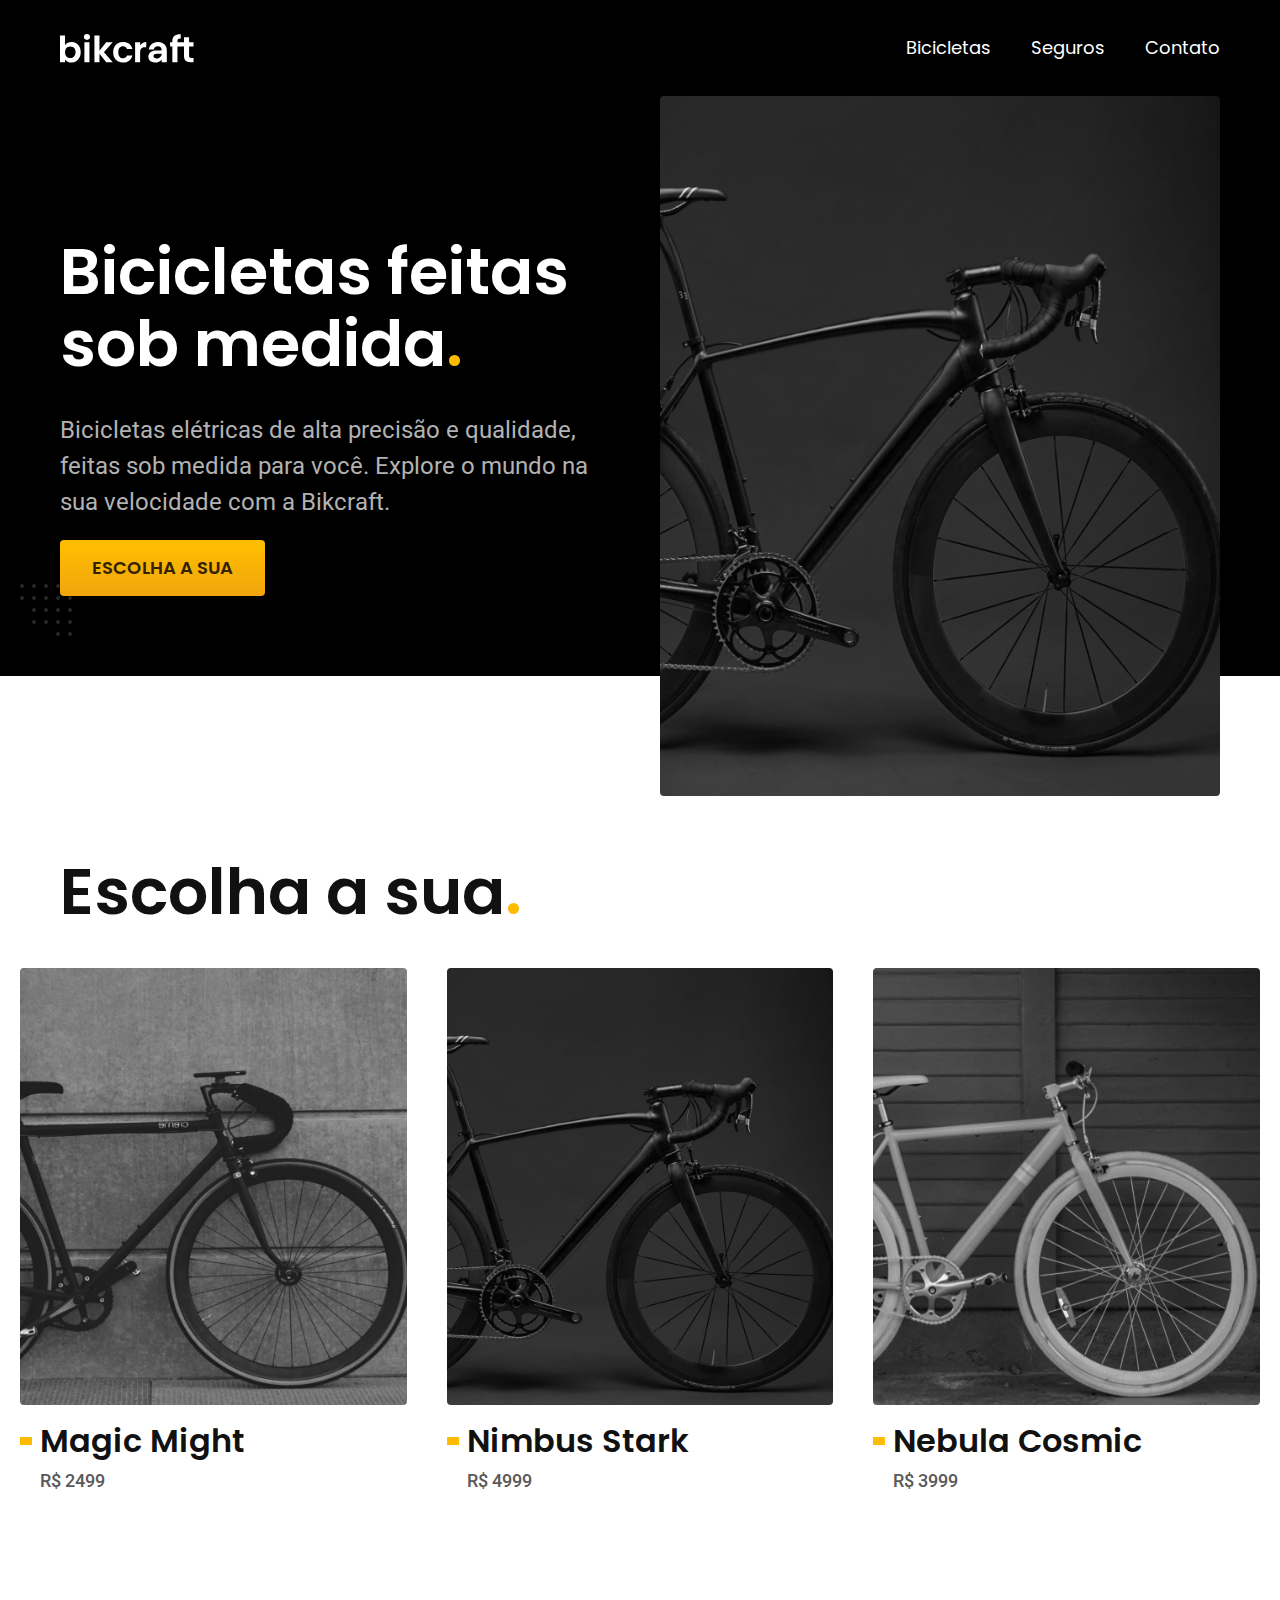
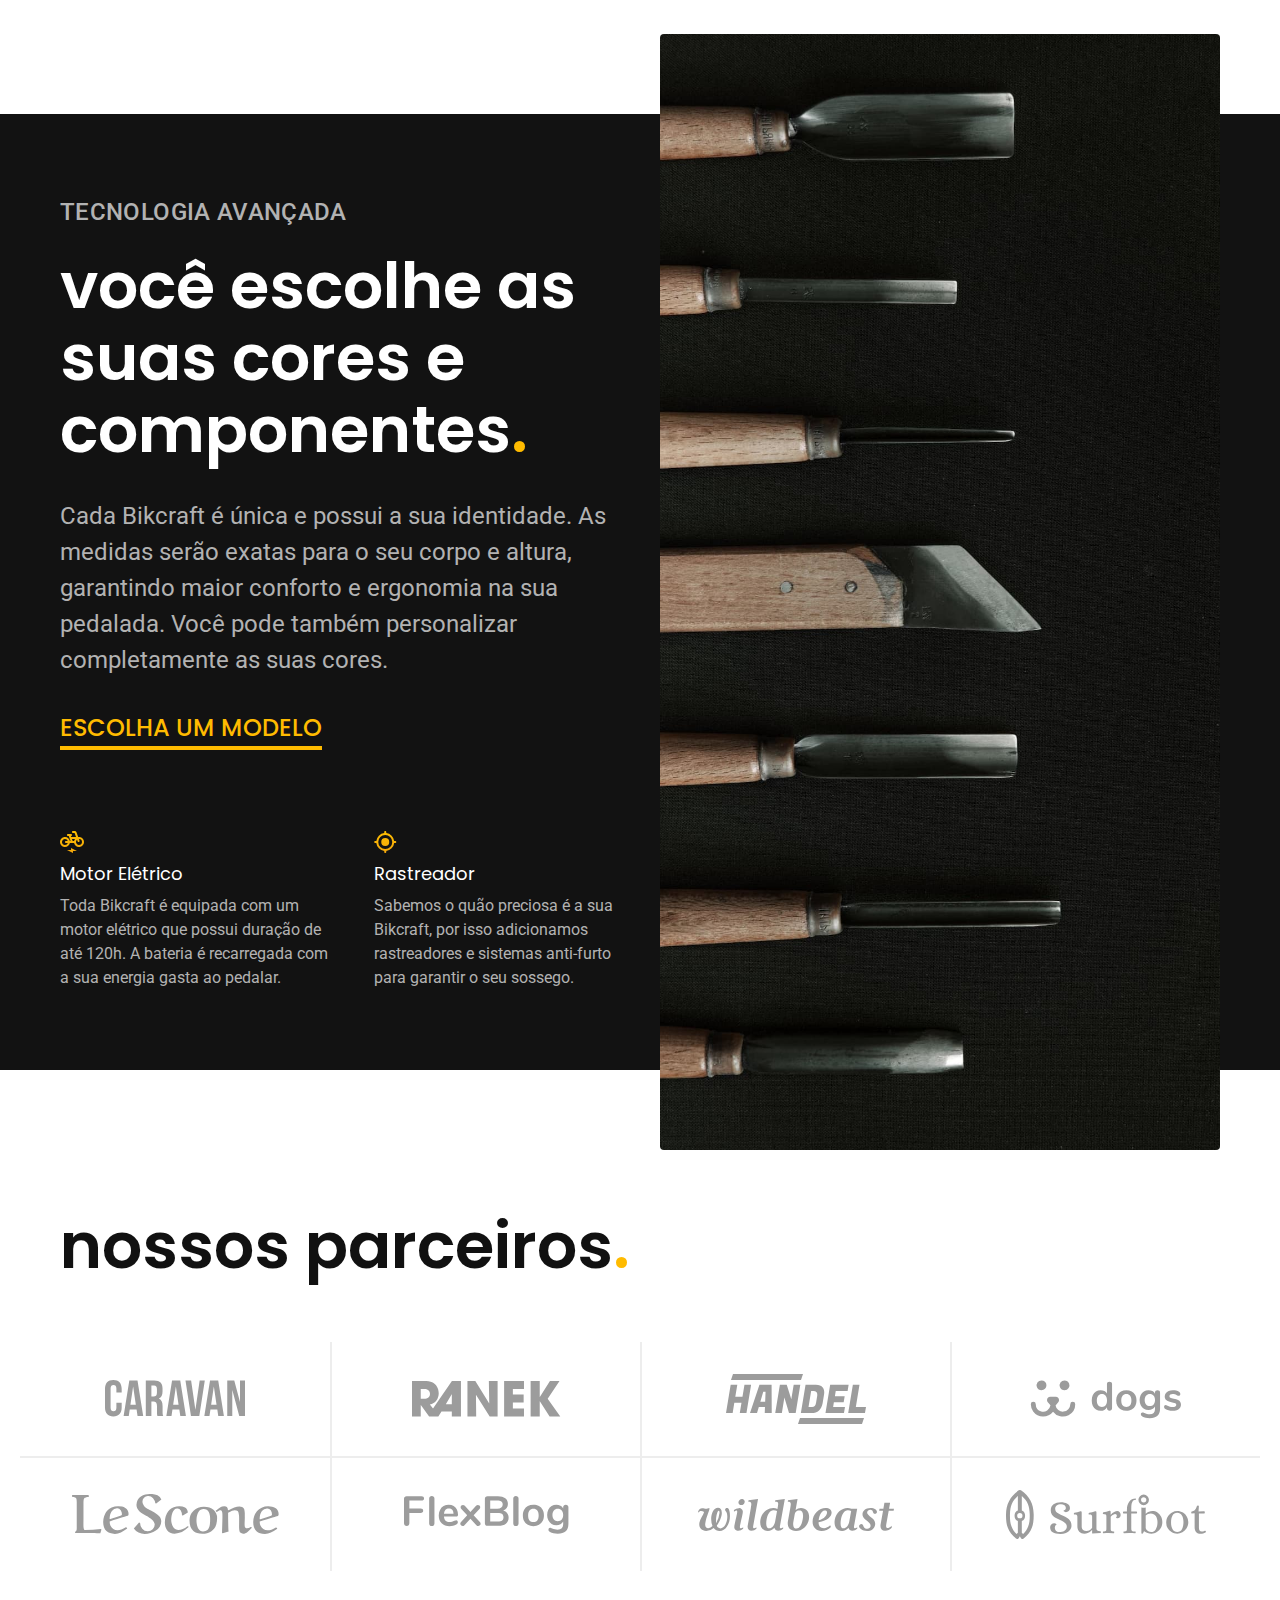
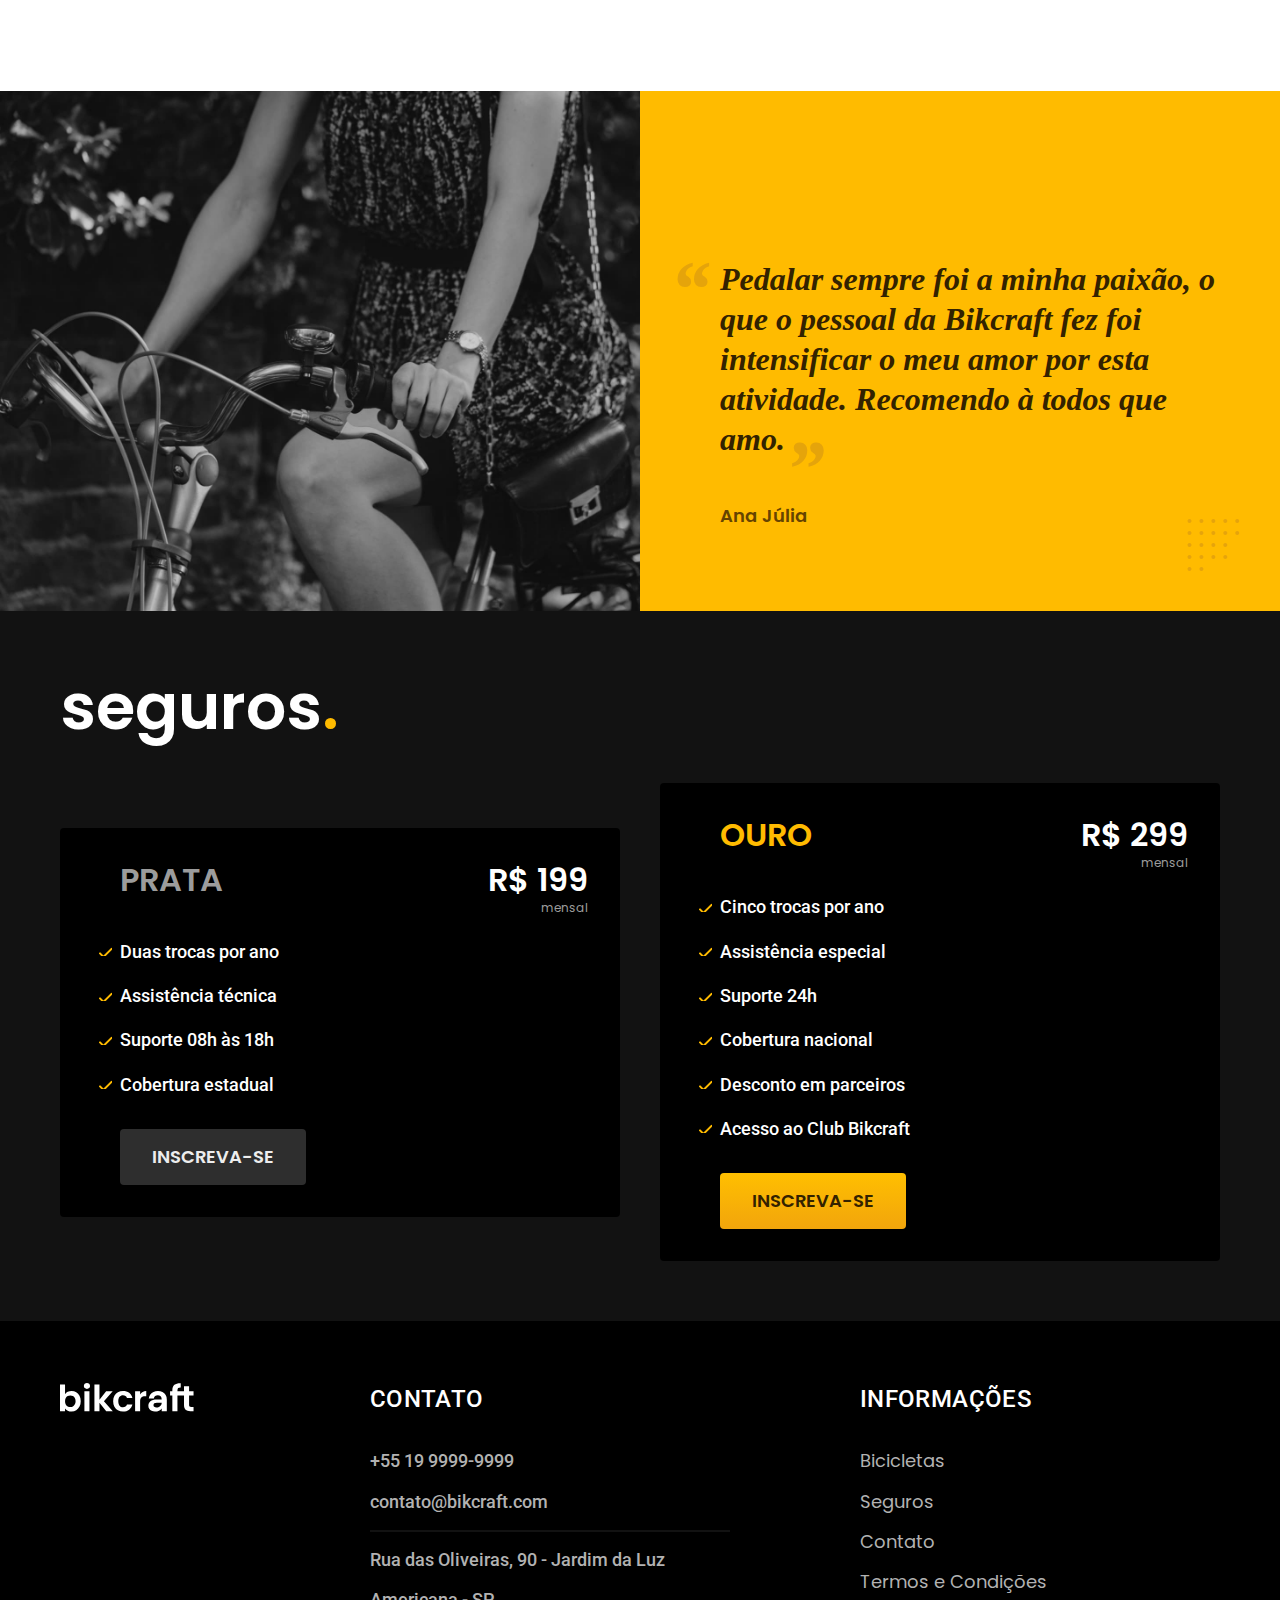
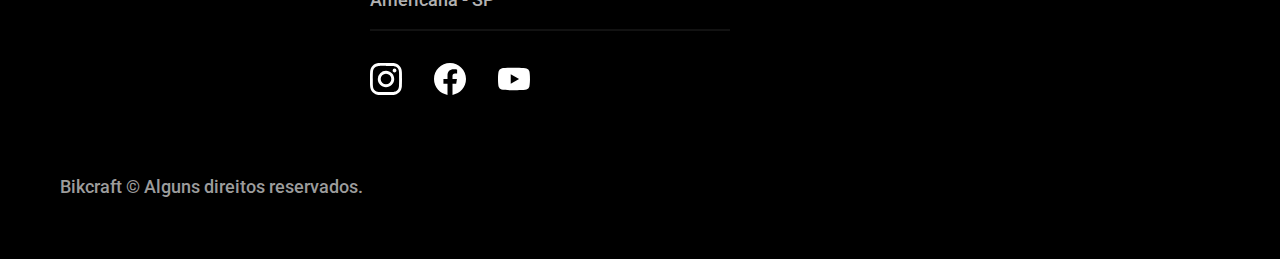
<file: index.html>
<!DOCTYPE html>

<html lang="pt-br">

<head>
  <meta charset="UTF-8">
  <meta name="viewport" content="width=device-width, initial-scale=1.0">

  <title>Bikcraft - Bicicletas Elétricas</title>
  <meta name="description" content="Bicicletas elétricas de alta precisão e qualidade, feitas sob medida para você. Explore o mundo na sua velocidade com a Bikcraft.">


   <link rel="icon" href="./img/favicon.svg" type="image/svg+xml">
  <link rel="preload" href="./css/style.min.css" as="style">
  <link rel="stylesheet" href="./css/style.min.css">

  <link rel="preconnect" href="https://fonts.googleapis.com">
  <link rel="preconnect" href="https://fonts.gstatic.com" crossorigin>
  <link rel="preconnect" href="https://fonts.googleapis.com">
  <link rel="preconnect" href="https://fonts.gstatic.com" crossorigin>
  <link href="https://fonts.googleapis.com/css2?family=Merriweather:ital,wght@1,900&family=Poppins:wght@400;600&family=Roboto:wght@400;500&display=swap" rel="stylesheet">

  <script>
    document.documentElement.classList.add('js');
  </script>
</head>

<body>
 <header class="header-bg">
  <div class="header container">
    <a href="./"><img src="./img/bikcraft 1.svg" width="136" height="32" alt="Bikcraft"></a>
    
    <nav aria-label="primaria">
      <ul class="header-menu font-1-m cor-0">
        <li><a href="./bicicletas.html">Bicicletas</a></li>
        <li><a href="./seguros.html">Seguros</a></li>
        <li><a href="./contato.html">Contato</a></li>
    </ul>
      </nav>
  </div>
 </header>

 <main class="introducao-bg">
  <div class="introducao container">
    <div class="introducao-conteudo">
    <h1 class="font-1-xxl cor-0 fadeInDown" data-anime="200">Bicicletas feitas 
      sob medida<span class="cor-p1">.</span></h1>
      <p class="font-2-l cor-5 fadeInDown" data-anime="400">Bicicletas elétricas de alta precisão e qualidade, feitas sob medida para você. Explore o mundo na sua velocidade com a Bikcraft.</p>
      <a class="botao fadeInDown" data-anime="600" href="./bicicletas.html">Escolha a sua</a>
    </div>
    <picture data-anime="800" class="fadeInDown">
      <source media="(max-width: 800px)" srcset="./img/bicicletas/nimbus.jpg">
      <img src="./img/fotos/introducao.jpg" width="1280" height="1600" alt="Bicicleta elétrica preta">
    </picture>
  </div>
 </main>
  
 <article class="bicicletas-lista">
    <h2 class="container font-1-xxl">Escolha a sua<span class="cor-p1">.</span></h2>

    <ul>
      <li>
        <a href="./bicicletas/magic.html">
          <img src="./img/bicicletas/magic-home.jpg" alt="Bicicleta preta" width="920" height="1040">
          <h3 class="font-1-xl">Magic Might</h3>
          <span class="font-2-m cor-8">R$ 2499</span>
      </a>
      </li>
      <li>
        <a href="./bicicletas/nimbusc.html">
          <img src="./img/bicicletas/nimbus-home.jpg" alt="Bicicleta preta" width="920" height="1040">
          <h3 class="font-1-xl">Nimbus Stark</h3>
          <span class="font-2-m cor-8">R$ 4999</span>
      </a>
      </li>
      <li>
        <a href="./bicicletas/nebula.html">
          <img src="./img/bicicletas/nebula-home.jpg" alt="Bicicleta preta" width="920" height="1040">
          <h3 class="font-1-xl">Nebula Cosmic</h3>
          <span class="font-2-m cor-8">R$ 3999</span>
      </a>
      </li>
    </ul>
</article>

<article class="tecnologia-bg">
  <div  class="tecnologia container">
    <div class="tecnologia-conteudo">
      <span class="font-2-l-b cor-5">Tecnologia Avançada</span>
      <h2 class="font-1-xxl cor-0">você escolhe as suas cores e componentes<span class="cor-p1">.</span></h2>
      <p class="font-2-l cor-5">Cada Bikcraft é única e possui a sua identidade. As medidas serão exatas para o seu corpo e altura, garantindo maior conforto e ergonomia na sua pedalada. Você pode também personalizar completamente as suas cores.</p>
      <a class="link" href="./bibicletas.html">Escolha um modelo</a>
      <div class="tecnologia-vantagens">
        <div>
          <img src="./img/icones/eletrica.svg" width="24" height="24" alt="">
          <h3 class="font-1-m cor-0">Motor Elétrico</h3>
          <p class="font-2-s cor-5">Toda Bikcraft é equipada com um motor elétrico que possui duração de até 120h. A bateria é recarregada com a sua energia gasta ao pedalar.</p>
        </div>
        <div>
          <img src="./img/icones/rastreador.svg" width="24" height="24" alt="">
          <h3 class="font-1-m cor-0">Rastreador</h3>
          <p class="font-2-s cor-5">Sabemos o quão preciosa é a sua Bikcraft, por isso adicionamos rastreadores e sistemas anti-furto para garantir o seu sossego.</p>
        </div>
      </div>
    </div>
    <div class="tecnologia-imagem">
      <img src="./img/fotos/tecnologia.jpg" width="1200" height="2015" alt="">
    </div>
  </div>
</article>

  <section class="parceiros" aria-label="Nossos Parceiros">
    <h2 class="container font-1-xxl">nossos parceiros<span class="cor-p1">.</span></h2>
    <ul>
      <li><img src="./img/parceiros/caravan 1.svg" alt="caravan" width="140" height="38"></li>
      <li><img src="./img/parceiros/ranek 1.svg" alt="ranek" width="149" height="36"></li>
      <li><img src="./img/parceiros/handel 1.svg" alt="handel" width="140" height="50"></li>
      <li><img src="./img/parceiros/dogs 1.svg" alt="dogs" width="152" height="39"></li>
      <li><img src="./img/parceiros/lescone 1.svg" alt="lesccone" width="208" height="41"></li>
      <li><img src="./img/parceiros/flexblog 1.svg" alt="flexblog" width="165" height="38"></li>
      <li><img src="./img/parceiros/wildbeast 1.svg" alt="wildbeast" width="196" height="34"></li>
      <li><img src="./img/parceiros/surfbot 1.svg" alt="surfbot" width="200" height="49"></li>
    </ul>
  </section>

  <section class="depoimento" aria-label="Depoimento">
    <div>
      <img src="./img/fotos/depoimento.jpg" width="1560" height="1360" alt="Pessoa pedalando uma bicicleta Bikcraft">
    </div>
    <div class="depoimento-conteudo">
      <blockquote class="font-1-xl cor-p5">
        <p>Pedalar sempre foi a minha paixão, o que o pessoal da Bikcraft fez foi intensificar o meu amor por esta atividade. Recomendo à todos que amo.</p>
        <span class="font-1-m-b cor-p4">Ana Júlia</span>
      </blockquote>
    </div>
  </section>

  <article class="seguros-bg">
    <div class="seguros container">
      <h2 class="font-1-xxl cor-0">seguros<span class="cor-p1">.</span></h2>
      <div class="seguros-item">
        <h3 class="font-1-xl cor-6">PRATA</h3>
        <span class="font-1-xl cor-0">R$ 199 <span class="font-1-xs cor-6">mensal</span></span>
        <ul class="font-2-m cor-0">
          <li>Duas trocas por ano</li>
          <li>Assistência técnica</li>
          <li>Suporte 08h às 18h</li>
          <li>Cobertura estadual</li>
        </ul>
        <a class="botao secundario" href="./orcamento.html">Inscreva-se</a>
      </div>

      <div class="seguros-item">
        <h3 class="font-1-xl cor-p1">OURO</h3>
        <span class="font-1-xl cor-0">R$ 299 <span class="font-1-xs cor-6">mensal</span></span>
        <ul class="font-2-m cor-0">
          <li>Cinco trocas por ano</li>
          <li>Assistência especial</li>
          <li>Suporte 24h</li>
          <li>Cobertura nacional</li>
          <li>Desconto em parceiros</li>
          <li>Acesso ao Club Bikcraft</li>
        </ul>
        <a class="botao" href="./orcamento.html">Inscreva-se</a>
      </div>
    </div>
  </article>

  <footer class="footer-bg">
    <div class="footer container">
      <img src="./img/bikcraft 1.svg" width="136" height="32" alt="Bikcraft">
      <div class="footer-contato">
        <h3 class="font-2-l-b cor-0">Contato</h3>
        <ul class="font-2-m cor-5">
          <li><a href="tel:+551999999999">+55 19 9999-9999</a></li>
          <li><a href="mailto:contato@bikcraft.com">contato@bikcraft.com</a></li>
          <li>Rua das Oliveiras, 90 - Jardim da Luz</li>
          <li>Americana - SP</li>
        </ul>
        <div class="footer-redes">
          <a href="">
            <img src="./img/redes/instagram.svg" alt="Instagram">
          </a>
          <a href="">
            <img src="./img/redes/facebook.svg" alt="Facebook">
          </a>
          <a href="">
            <img src="./img/redes/youtube.svg" alt="Youtube">
          </a>

        </div>

      </div>
      <div class="footer-informacoes">
        <h3 class="font-2-l-b cor-0">Informações</h3>
        <nav>
          <ul class="font-1-m cor-5">
            <li><a href="./bibicletas.html" width="32" height="32">Bicicletas</a></li>
            <li><a href="./seguros.html" width="32" height="32">Seguros</a></li>
            <li><a href="./contato.html" width="32" height="32">Contato</a></li>
            <li><a href="./termos.html" width="32" height="32">Termos e Condições</a></li>
          </ul>
        </nav>
      </div>
      <p class="footer-copy font-2-m cor-6">Bikcraft © Alguns direitos reservados.</p>
    </div>

  </footer>
  
  <script src="./js/plugins/simple-anime.js"></script>
  <script src="./js/script.js"></script>
</body>
</html>
</file>
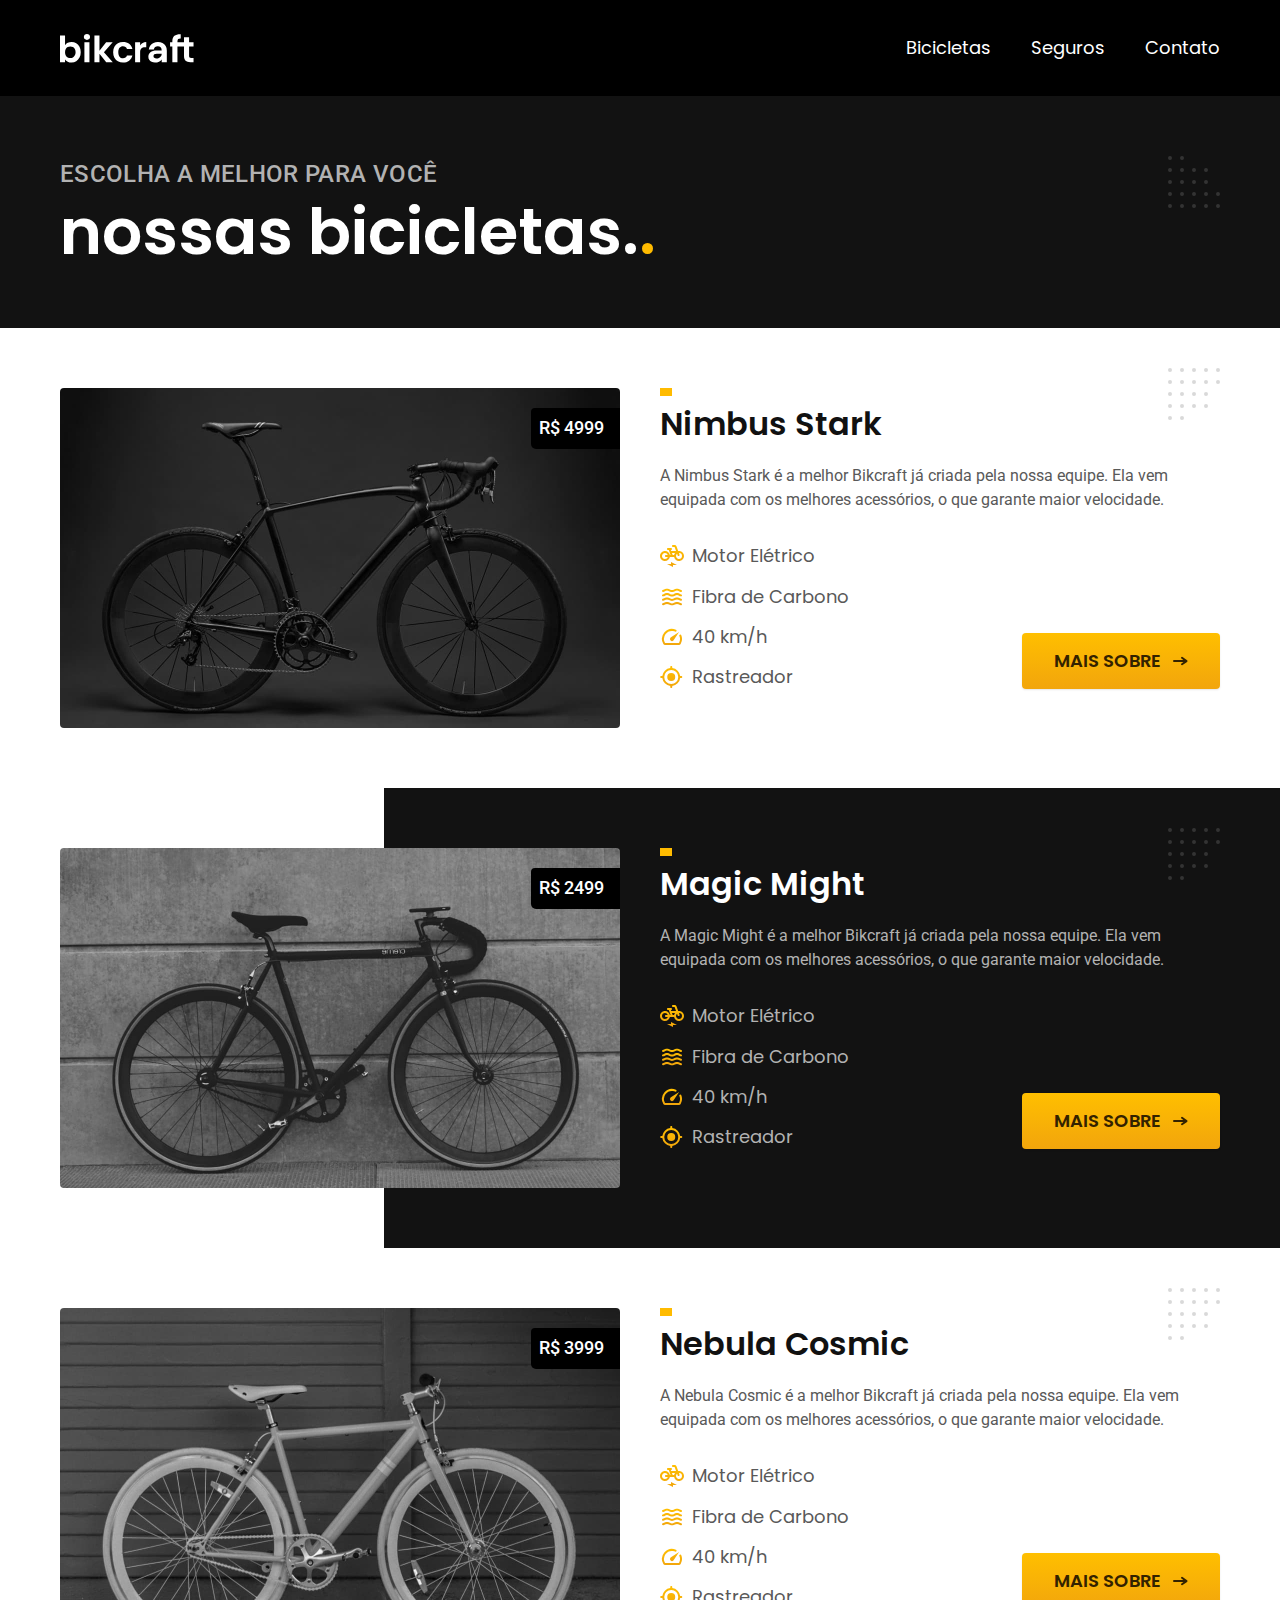
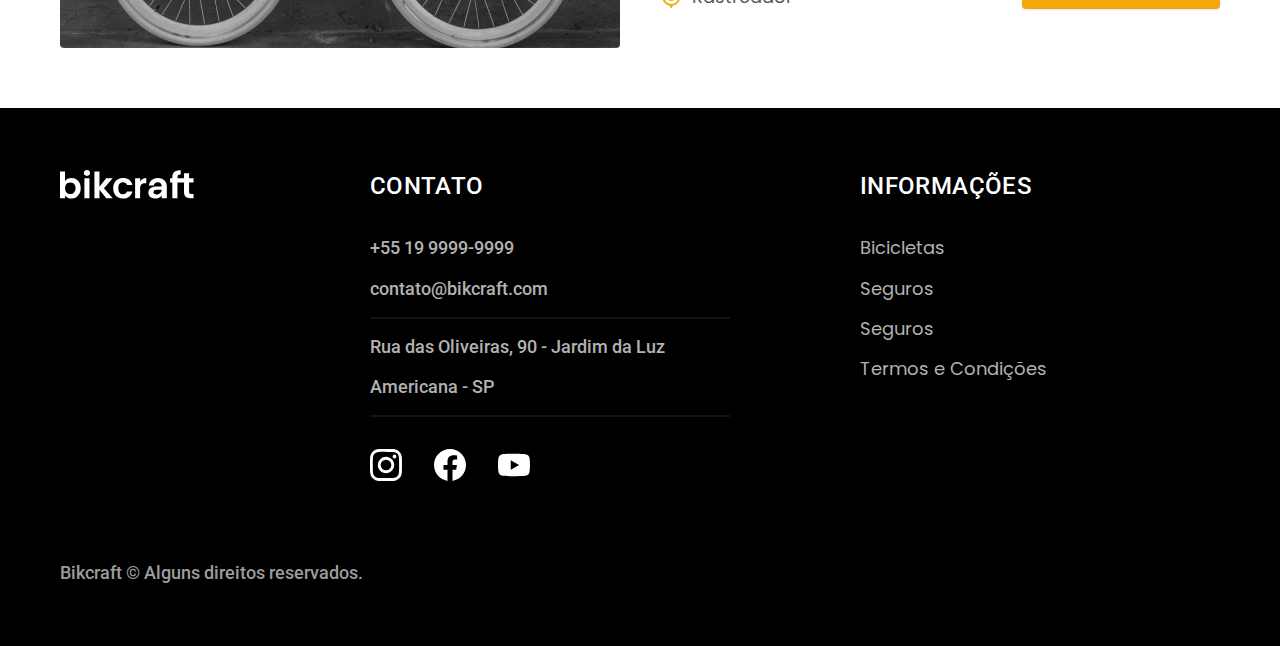
<file: bicicletas.html>
<!DOCTYPE html>

<html lang="pt-br">

<head>
  <meta charset="UTF-8">
  <meta name="viewport" content="width=device-width, initial-scale=1.0">

  <title>Bicicletas</title>
  <meta name="description" content="Bicicletas.">

   <link rel="icon" href="./img/favicon.svg" type="image/svg+xml">
  <link rel="preload" href="./css/style.min.css" as="style">
  <link rel="stylesheet" href="./css/style.min.css">

  <link rel="preconnect" href="https://fonts.googleapis.com">
  <link rel="preconnect" href="https://fonts.gstatic.com" crossorigin>
  <link rel="preconnect" href="https://fonts.googleapis.com">
  <link rel="preconnect" href="https://fonts.gstatic.com" crossorigin>
  <link href="https://fonts.googleapis.com/css2?family=Merriweather:ital,wght@1,900&family=Poppins:wght@400;600&family=Roboto:wght@400;500&display=swap" rel="stylesheet">
  <script>
    document.documentElement.classList.add('js');
  </script>
</head>

<body id="bicicletas">
 <header class="header-bg">
  <div class="header container">
    <a href="./"><img src="./img/bikcraft 1.svg" alt="Bikcraft"></a>
    
    <nav aria-label="primaria">
      <ul class="header-menu font-1-m cor-0">
        <li><a href="./bibicletas.html">Bicicletas</a></li>
        <li><a href="./seguros.html">Seguros</a></li>
        <li><a href="./contato.html">Contato</a></li>
    </ul>
      </nav>
  </div>
 </header>

 <main>
  <div class="titulo-bg">
    <div class="titulo container">
      <p class="font-2-l-b cor-5">Escolha a melhor para você</p>
      <h1 class="font-1-xxl cor-0">nossas bicicletas.<span class="cor-p1">.</span></h1>
    </div>
  </div>

    <div class="bicicletas container">
      <div class="bicicletas-imagem">
        <img src="./img/bicicletas/nimbus.jpg" alt="Bicicleta preta">
        <span class="font-2-m cor-0">R$ 4999</span>
      </div>
      <div class="bicicletas-conteudo">
        <h2 class="font-1-xl">Nimbus Stark</h2>
        <p class="font-2-s cor-8">A Nimbus Stark é a melhor Bikcraft já criada pela nossa equipe. Ela vem equipada com os melhores acessórios, o que garante maior velocidade.</p>
        <ul class="font-1-m cor-8">
          <li><img src="./img/icones/eletrica.svg" alt="">
            Motor Elétrico</li>
          <li><img src="./img/icones/carbono.svg" alt="">Fibra de Carbono</li>
          <li><img src="./img/icones/velocidade.svg" alt="">40 km/h</li>
          <li><img src="./img/icones/rastreador.svg" alt="">Rastreador</li>
        </ul>
        <a class="botao seta" href="./bicicletas/nimbus.html">Mais Sobre</a>

      </div>
    </div>
  

  <div class="bicicletas-bg">
    <div class="bicicletas container">
      <div class="bicicletas-imagem">
        <img src="./img/bicicletas/magic.jpg" alt="Bicicleta preta">
        <span class="font-2-m cor-0">R$ 2499</span>
      </div>
      <div class="bicicletas-conteudo">
        <h2 class="font-1-xl cor-0">Magic Might</h2>
        <p class="font-2-s cor-5">A Magic Might é a melhor Bikcraft já criada pela nossa equipe. Ela vem equipada com os melhores acessórios, o que garante maior velocidade.</p>
        <ul class="font-1-m cor-5">
          <li><img src="./img/icones/eletrica.svg" alt="">
            Motor Elétrico</li>
          <li><img src="./img/icones/carbono.svg" alt="">Fibra de Carbono</li>
          <li><img src="./img/icones/velocidade.svg" alt="">40 km/h</li>
          <li><img src="./img/icones/rastreador.svg" alt="">Rastreador</li>
        </ul>
        <a class="botao seta" href="./bicicletas/magic.html">Mais Sobre</a>

      </div>
    </div>
  </div>

    <div class="bicicletas container">
      <div class="bicicletas-imagem">
        <img src="./img/bicicletas/nebula.jpg" alt="Bicicleta preta">
        <span class="font-2-m cor-0">R$ 3999</span>
      </div>
      <div class="bicicletas-conteudo">
        <h2 class="font-1-xl">Nebula Cosmic</h2>
        <p class="font-2-s cor-8">A Nebula Cosmic é a melhor Bikcraft já criada pela nossa equipe. Ela vem equipada com os melhores acessórios, o que garante maior velocidade.</p>
        <ul class="font-1-m cor-8">
          <li><img src="./img/icones/eletrica.svg" alt="">
            Motor Elétrico</li>
          <li><img src="./img/icones/carbono.svg" alt="">Fibra de Carbono</li>
          <li><img src="./img/icones/velocidade.svg" alt="">40 km/h</li>
          <li><img src="./img/icones/rastreador.svg" alt="">Rastreador</li>
        </ul>
        <a class="botao seta" href="./bicicletas/nebula.html">Mais Sobre</a>

      </div>
    
  </div>


 </main>

 <footer class="footer-bg">
    <div class="footer container">
      <img src="./img/bikcraft 1.svg" alt="Bikcraft">
      <div class="footer-contato">
        <h3 class="font-2-l-b cor-0">Contato</h3>
        <ul class="font-2-m cor-5">
          <li><a href="tel:+551999999999">+55 19 9999-9999</a></li>
          <li><a href="mailto:contato@bikcraft.com">contato@bikcraft.com</a></li>
          <li>Rua das Oliveiras, 90 - Jardim da Luz</li>
          <li>Americana - SP</li>
        </ul>
        <div class="footer-redes">
          <a href="">
            <img src="./img/redes/instagram.svg" alt="Instagram">
          </a>
          <a href="">
            <img src="./img/redes/facebook.svg" alt="Facebook">
          </a>
          <a href="">
            <img src="./img/redes/youtube.svg" alt="Youtube">
          </a>

        </div>

      </div>
      <div class="footer-informacoes">
        <h3 class="font-2-l-b cor-0">Informações</h3>
        <nav>
          <ul class="font-1-m cor-5">
            <li><a href="./bicicletas.html">Bicicletas</a></li>
            <li><a href="./seguros.html">Seguros</a></li>
            <li><a href="./contato.html">Seguros</a></li>
            <li><a href="./termos.html">Termos e Condições</a></li>
          </ul>
        </nav>
      </div>
      <p class="footer-copy font-2-m cor-6">Bikcraft © Alguns direitos reservados.</p>
    </div>

  </footer>
<script src="./js/script.js"></script>
</body>
</html>
</file>
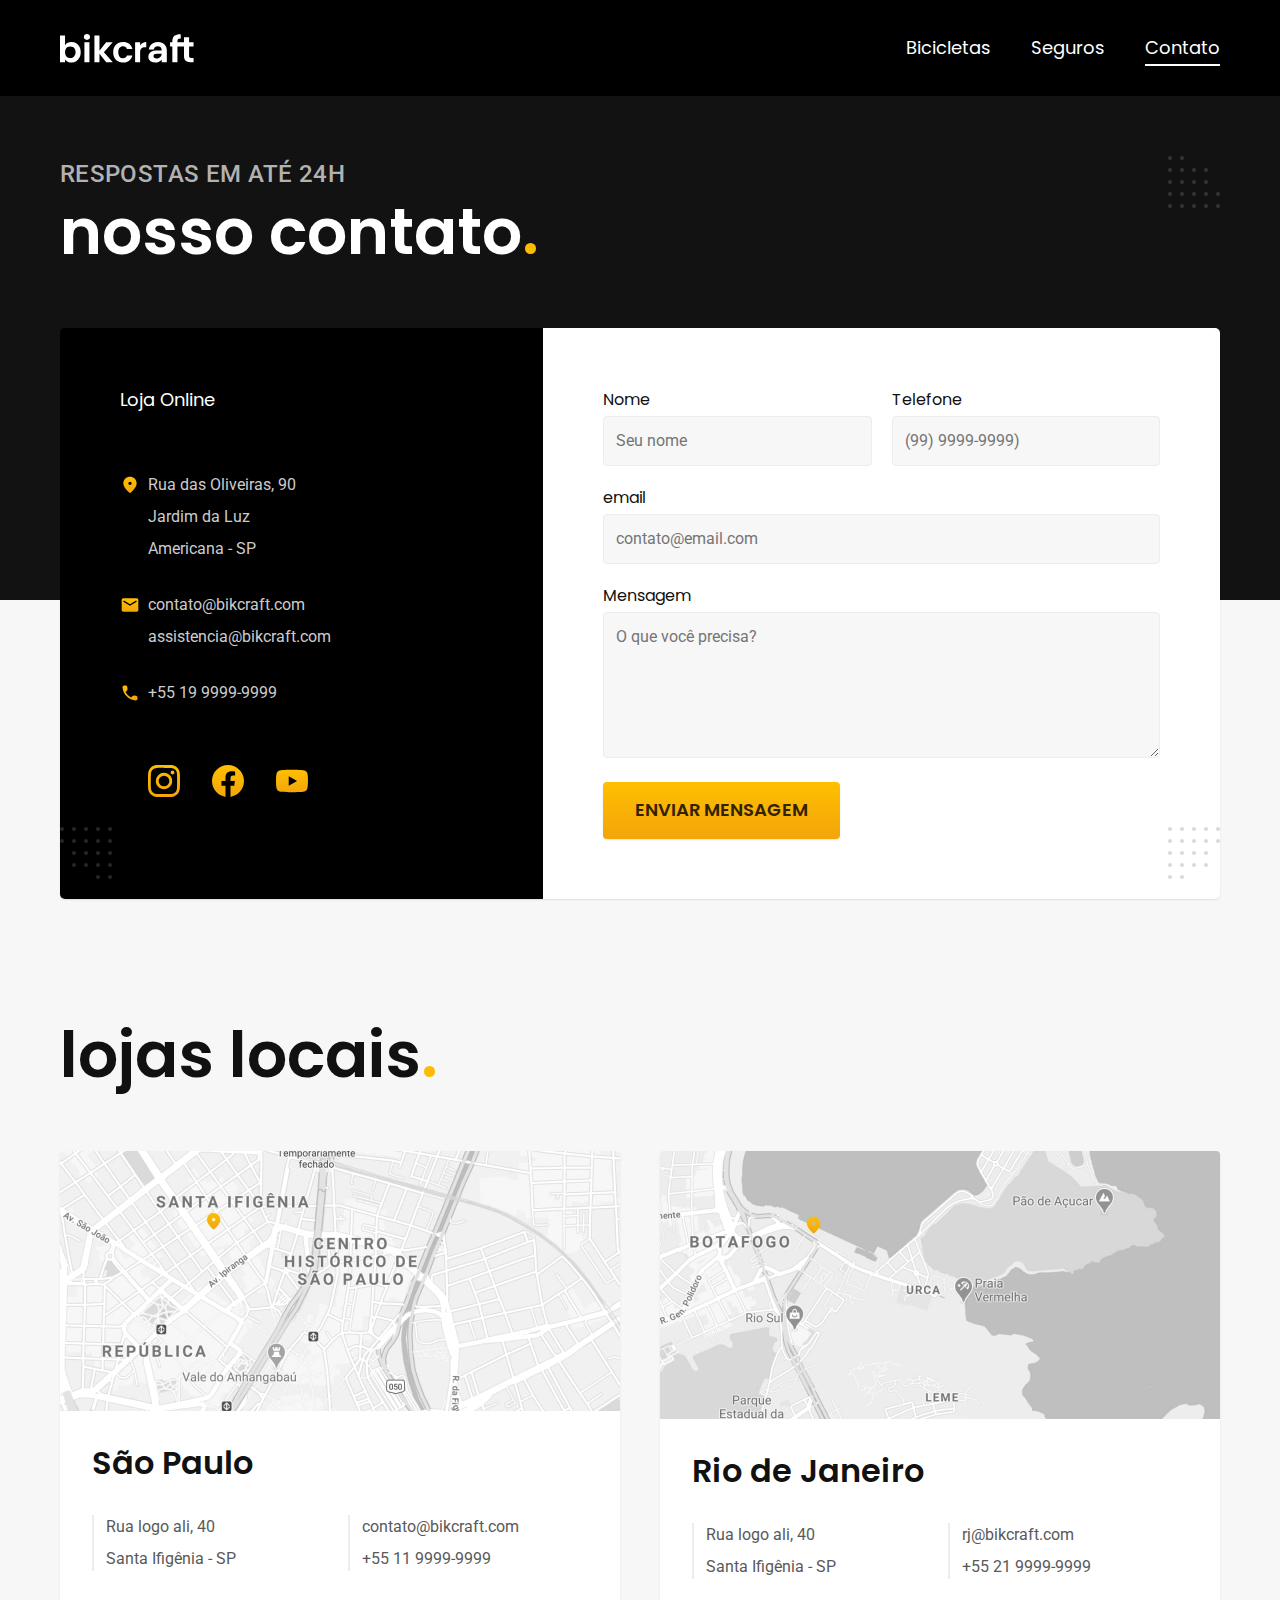
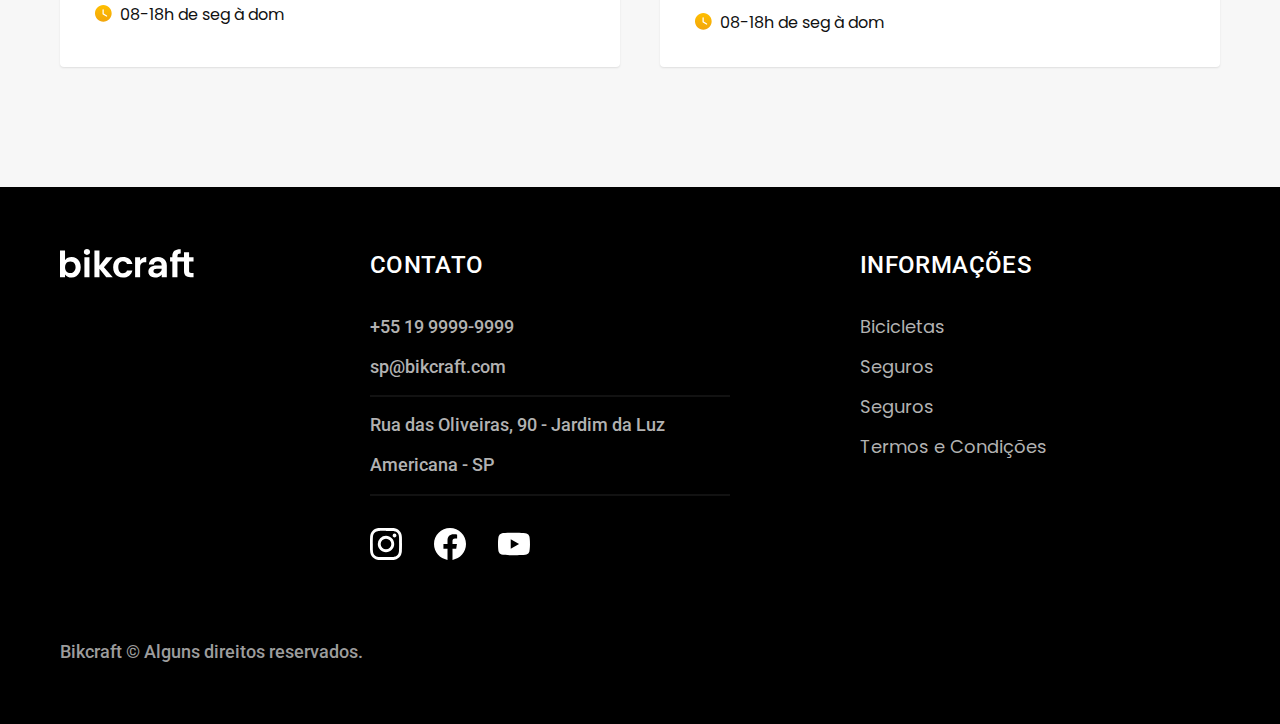
<file: contato.html>
<!DOCTYPE html>

<html lang="pt-br">

<head>
  <meta charset="UTF-8">
  <meta name="viewport" content="width=device-width, initial-scale=1.0">

  <title>Contato | Bikcraft</title>
  <meta name="description" content="Termos e condições.">

   <link rel="icon" href="./img/favicon.svg" type="image/svg+xml">
  <link rel="preload" href="./css/style.min.css" as="style">
  <link rel="stylesheet" href="./css/style.min.css">

  <link rel="preconnect" href="https://fonts.googleapis.com">
  <link rel="preconnect" href="https://fonts.gstatic.com" crossorigin>
  <link rel="preconnect" href="https://fonts.googleapis.com">
  <link rel="preconnect" href="https://fonts.gstatic.com" crossorigin>
  <link href="https://fonts.googleapis.com/css2?family=Merriweather:ital,wght@1,900&family=Poppins:wght@400;600&family=Roboto:wght@400;500&display=swap" rel="stylesheet">
  <script>
    document.documentElement.classList.add('js');
  </script>
</head>

<body id="contato">
 <header class="header-bg">
  <div class="header container">
    <a href="./"><img src="./img/bikcraft 1.svg" alt="Bikcraft"></a>
    
    <nav aria-label="primaria">
      <ul class="header-menu font-1-m cor-0">
        <li><a href="./bicicletas.html">Bicicletas</a></li>
        <li><a href="./seguros.html">Seguros</a></li>
        <li><a href="./contato.html">Contato</a></li>
    </ul>
      </nav>
  </div>
 </header>

 <main>
  <div class="titulo-bg">
    <div class="titulo container">
      <p class="font-2-l-b cor-5">respostas em até 24h</p>
      <h1 class="font-1-xxl cor-0">nosso contato<span class="cor-p1">.</span></h1>
    </div>
  </div>


  <div class="contato container">
    <section class="contato-dados" aria-label="Endereço">
      <h2 class="font-1-m cor-0">Loja Online</h2>
      <div class="contato-endereco font-2-s cor-4">
        <p>Rua das Oliveiras, 90</p>
        <p>Jardim da Luz</p>
        <p>Americana - SP</p>
      </div>
      <address class="contato-meios font-2-s cor-4">
        <a href="mailto:contato@bikcraft.com">contato@bikcraft.com</a>
        <a href="mailto:assistencia@bikcraft.com">assistencia@bikcraft.com</a>
        <a href="tel:+551999999999">+55 19 9999-9999</a>
      </address>
      <div class="contato-redes">
        <a href="">
          <img src="./img/redes/instagram-p.svg" alt="Instagram">
        </a>
        <a href="">
          <img src="./img/redes/facebook-p.svg" alt="Facebook">
        </a>
        <a href="">
          <img src="./img/redes/youtube-p.svg" alt="Youtube">
        </a>
      </div>
    </section>
    <section class="contato-formulario" aria-label="Formulário">
      <form class="form" action="./contato.html">
        <div>
          <label for="nome">Nome</label>
          <input type="text" id="nome" name="nome" placeholder="Seu nome">
        </div>
        <div>
          <label for="telefone">Telefone</label>
          <input type="text" id="telefone" name="telefone" placeholder="(99) 9999-9999)">
        </div>
        <div class="col-2">
          <label for="email">email</label>
          <input type="email" id="email" name="email" placeholder="contato@email.com">
        </div>
        <div class="col-2">
          <label for="mensagem">Mensagem</label>
          <textarea rows="5" id="mensagem" name="mensagem" placeholder="O que você precisa?"></textarea>
        </div>
        <button class="botao col-2">Enviar Mensagem</button>
        
      </form>
    </section>
  </div>
 </main>

  <article class="lojas container">
    <h2 class="font-1-xxl">lojas locais<span class="cor-p1">.</span></h2>
    <div class="lojas-item">
      <img src="./img/lojas/sp.jpg" alt="mapa marcando o endereç em Rua logo ali, 40
      Santa Ifigênia, São Paulo - SP">
      <div class="lojas-conteudo">
        <h3 class="font-1-xl">São Paulo</h3>
      <div class="lojas-dados font-2-s cor-8">
        <p>Rua logo ali, 40</p>
        <p>Santa Ifigênia - SP</p>
      </div>
      <div class="lojas-dados font-2-s cor-8">
        <a href="mailto:contato@bikcraft.com">contato@bikcraft.com</a>
        <a href="tel:+551199999999">+55 11 9999-9999</a>
      </div>
      <p class="lojas-tempo font-1-s"><img src="./img/icones/horario.svg" alt=""> 08-18h de seg à dom</p>
      </div>
    </div>

    <div class="lojas-item">
      <img src="./img/lojas/rj.jpg" alt="mapa marcando o endereç em Rua logo ali, 40
      Bota Fogo, Rio de Janeiro - RJ">
      <div class="lojas-conteudo">
        <h3 class="font-1-xl">Rio de Janeiro</h3>
      <div class="lojas-dados font-2-s cor-8">
        <p>Rua logo ali, 40</p>
        <p>Santa Ifigênia - SP</p>
      </div>
      <div class="lojas-dados font-2-s cor-8">
        <a href="mailto:rj@bikcraft.com">rj@bikcraft.com</a>
        <a href="tel:+552199999999">+55 21 9999-9999</a>
      </div>
      <p class="lojas-tempo font-1-s"><img src="./img/icones/horario.svg" alt=""> 08-18h de seg à dom</p>
      </div>
    </div>
  </article>

 <footer class="footer-bg">
    <div class="footer container">
      <img src="./img/bikcraft 1.svg" alt="Bikcraft">
      <div class="footer-contato">
        <h3 class="font-2-l-b cor-0">Contato</h3>
        <ul class="font-2-m cor-5">
          <li><a href="tel:+551999999999">+55 19 9999-9999</a></li>
          <li><a href="mailto:sp@bikcraft.com">sp@bikcraft.com</a></li>
          <li>Rua das Oliveiras, 90 - Jardim da Luz</li>
          <li>Americana - SP</li>
        </ul>
        <div class="footer-redes">
          <a href="">
            <img src="./img/redes/instagram.svg" alt="Instagram">
          </a>
          <a href="">
            <img src="./img/redes/facebook.svg" alt="Facebook">
          </a>
          <a href="">
            <img src="./img/redes/youtube.svg" alt="Youtube">
          </a>

        </div>

      </div>
      <div class="footer-informacoes">
        <h3 class="font-2-l-b cor-0">Informações</h3>
        <nav>
          <ul class="font-1-m cor-5">
            <li><a href="./bibicletas.html">Bicicletas</a></li>
            <li><a href="./seguros.html">Seguros</a></li>
            <li><a href="./contato.html">Seguros</a></li>
            <li><a href="./termos.html">Termos e Condições</a></li>
          </ul>
        </nav>
      </div>
      <p class="footer-copy font-2-m cor-6">Bikcraft © Alguns direitos reservados.</p>
    </div>

  </footer>
<script src="./js/script.js"></script>
</body>
</html>
</file>
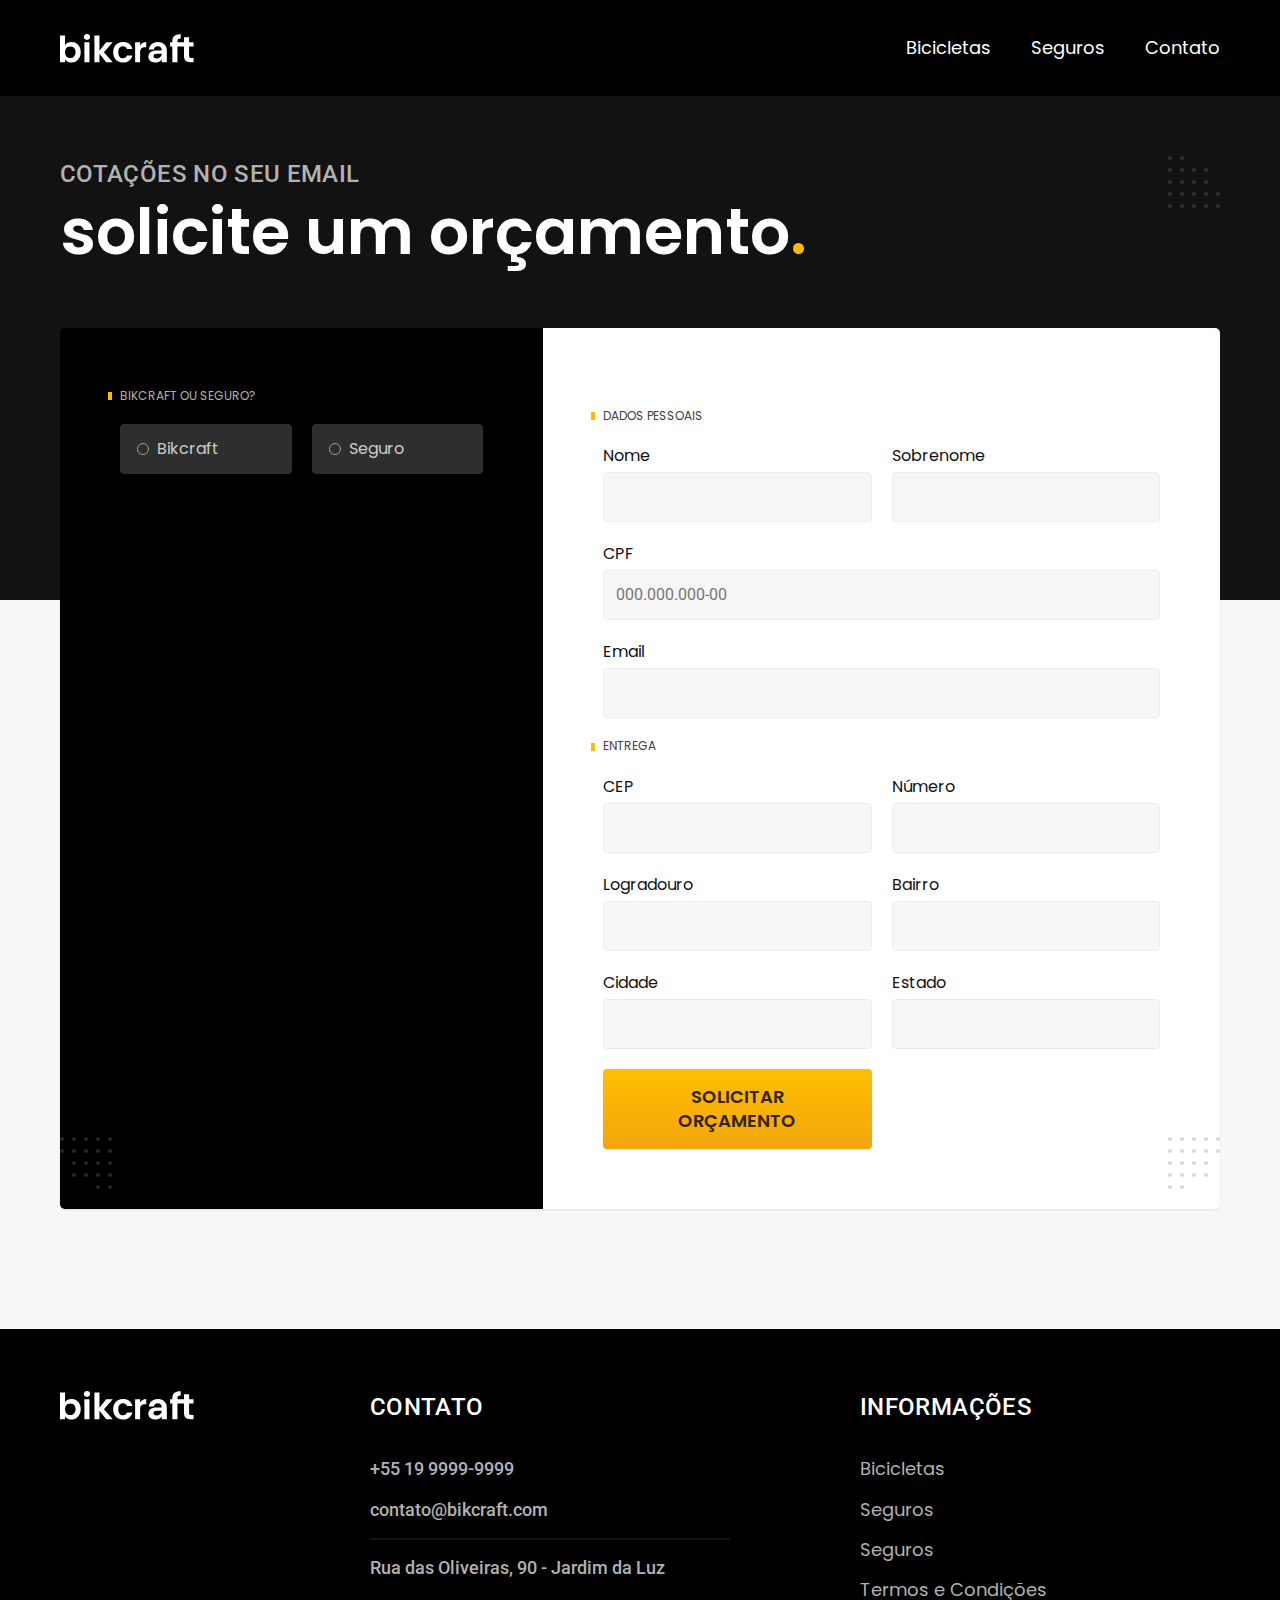
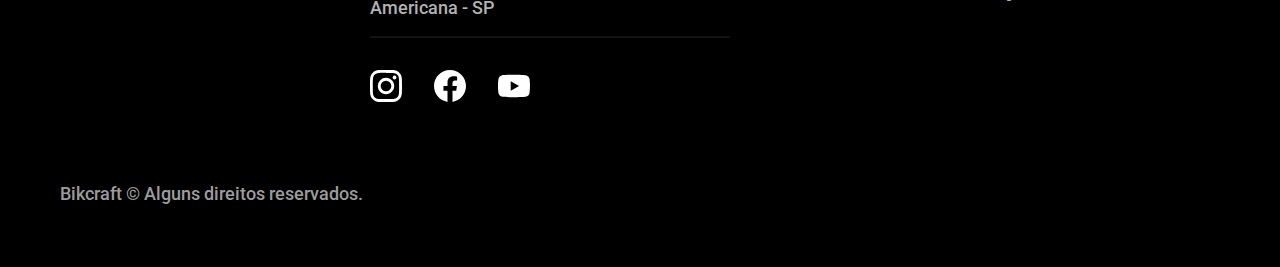
<file: orcamento.html>
<!DOCTYPE html>

<html lang="pt-br">

<head>
  <meta charset="UTF-8">
  <meta name="viewport" content="width=device-width, initial-scale=1.0">

  <title>Orçamento | Bikcraft</title>
  <meta name="description" content="Termos e condições.">

   <link rel="icon" href="./img/favicon.svg" type="image/svg+xml">
  <link rel="preload" href="./css/style.min.css" as="style">
  <link rel="stylesheet" href="./css/style.min.css">

  <link rel="preconnect" href="https://fonts.googleapis.com">
  <link rel="preconnect" href="https://fonts.gstatic.com" crossorigin>
  <link rel="preconnect" href="https://fonts.googleapis.com">
  <link rel="preconnect" href="https://fonts.gstatic.com" crossorigin>
  <link href="https://fonts.googleapis.com/css2?family=Merriweather:ital,wght@1,900&family=Poppins:wght@400;600&family=Roboto:wght@400;500&display=swap" rel="stylesheet">
  <script>
    document.documentElement.classList.add('js');
  </script>
</head>

<body id="orcamento">
 <header class="header-bg">
  <div class="header container">
    <a href="./"><img src="./img/bikcraft 1.svg" alt="Bikcraft"></a>
    
    <nav aria-label="primaria">
      <ul class="header-menu font-1-m cor-0">
        <li><a href="./bicicletas.html">Bicicletas</a></li>
        <li><a href="./seguros.html">Seguros</a></li>
        <li><a href="./contato.html">Contato</a></li>
    </ul>
      </nav>
  </div>
 </header>

 <main>
  <div class="titulo-bg">
    <div class="titulo container">
      <p class="font-2-l-b cor-5">cotações no seu email</p>
      <h1 class="font-1-xxl cor-0">solicite um orçamento<span class="cor-p1">.</span></h1>
    </div>
  </div>

    <form class="orcamento container" action="./orcamento.html">
      <div class="orcamento-produto">
        <h2 class="font-1-xs cor-5">Bikcraft ou Seguro?</h2>

        <input type="radio" name="tipo" value="bikcraft" id="bikcraft">
        <label for="bikcraft">Bikcraft</label>

        <input type="radio" name="tipo" value="seguro" id="seguro">
        <label for="seguro">Seguro</label>

        <div class="orcamento-conteudo" id="orcamento-bikcraft">
          <h2 class="font-1-xs cor-5">Escolha a sua</h2>

          <input type="radio" name="produto" value="nimbus" id="nimbus">
          <label for="nimbus">Nimbus Stark <span>R$ 4999</span></label>
          <div class="orcamento-detalhes">
            <ul class="font-1-xs cor-8">
              <li><img src="./img/icones/eletrica.svg" alt="">Motor Elétrico</li>
              <li><img src="./img/icones/carbono.svg" alt="">Fibra de Carbono</li>
              <li><img src="./img/icones/velocidade.svg" alt="">50 km/h</li>
              <li><img src="./img/icones/rastreador.svg" alt="">rastreador</li>
            </ul>
            <img src="./img/bicicletas/nimbus.jpg" alt="Bicicleta preta">
          </div>

          <input type="radio" name="produto" value="magic" id="magic">
          <label for="magic">Magic Might <span>R$ 2499</span></label>
          <div class="orcamento-detalhes">
            <ul class="font-1-xs cor-8">
              <li><img src="./img/icones/eletrica.svg" alt="">Motor Elétrico</li>
              <li><img src="./img/icones/carbono.svg" alt="">Fibra de Carbono</li>
              <li><img src="./img/icones/velocidade.svg" alt="">45 km/h</li>
              <li><img src="./img/icones/rastreador.svg" alt="">rastreador</li>
            </ul>
            <img src="./img/bicicletas/magic.jpg" alt="Bicicleta preta">
          </div>

          <input type="radio" name="produto" value="nebula" id="nebula">
          <label for="nebula">Nebula Cosmic <span>R$ 3999</span></label>
          <div class="orcamento-detalhes">
            <ul class="font-1-xs cor-8">
              <li><img src="./img/icones/eletrica.svg" alt="">Motor Elétrico</li>
              <li><img src="./img/icones/carbono.svg" alt="">Fibra de Carbono</li>
              <li><img src="./img/icones/velocidade.svg" alt="">40 km/h</li>
              <li><img src="./img/icones/rastreador.svg" alt="">rastreador</li>
            </ul>
            <img src="./img/bicicletas/nebula.jpg" alt="Bicicleta branca">
          </div>
        </div>

        <div class="orcamento-conteudo" id="orcamento-seguro">
          <h2 class="font-1-xs cor-5">Escolha o plano</h2>

          <input type="radio" name="produto" value="prata" id="prata">
          <label for="prata">Prata <span>R$ 199</span></label>

          <input type="radio" name="produto" value="ouro" id="ouro">
          <label for="ouro">Ouro <span>R$ 299</span></label>
        </div>

      </div>
      <div class="orcamento-dados form">
        <h2 class="font-1-xs cor-9 col-2">dados pessoais</h2>
        <div>
          <label for="nome">Nome</label>
          <input type="text" id="nome" name="nome">
        </div>
        <div>
          <label for="sobrenome">Sobrenome</label>
          <input type="text" id="sobrenome" name="sobrenome">
        </div>
        <div class="col-2">
          <label for="cpf">CPF</label>
          <input type="text" id="cpf" name="cpf" placeholder="000.000.000-00">
        </div>
        <div class="col-2">
          <label for="email">Email</label>
          <input type="email" id="email" name="email">
        </div>
        <h2 class="font-1-xs cor-9 col-2">entrega</h2>
        <div>
          <label for="cep">CEP</label>
          <input type="text" id="cep" name="cep">
        </div>
        <div>
          <label for="numero">Número</label>
          <input type="text" id="numero" name="numero">
        </div>
         <div>
          <label for="logradouro">Logradouro</label>
          <input type="text" id="logradouro" name="logradouro">
        </div>
        <div>
          <label for="bairro">Bairro</label>
          <input type="text" id="bairro" name="bairro">
        </div>
        <div>
          <label for="cidade">Cidade</label>
          <input type="text" id="cidade" name="cidade">
        </div>
        <div>
          <label for="estado">Estado</label>
          <input type="text" id="estado" name="estado">
        </div>
        <button class="botao">Solicitar Orçamento</button>
        

      </div>
    </form>

 </main>

 <footer class="footer-bg">
    <div class="footer container">
      <img src="./img/bikcraft 1.svg" alt="Bikcraft">
      <div class="footer-contato">
        <h3 class="font-2-l-b cor-0">Contato</h3>
        <ul class="font-2-m cor-5">
          <li><a href="tel:+551999999999">+55 19 9999-9999</a></li>
          <li><a href="mailto:contato@bikcraft.com">contato@bikcraft.com</a></li>
          <li>Rua das Oliveiras, 90 - Jardim da Luz</li>
          <li>Americana - SP</li>
        </ul>
        <div class="footer-redes">
          <a href="">
            <img src="./img/redes/instagram.svg" alt="Instagram">
          </a>
          <a href="">
            <img src="./img/redes/facebook.svg" alt="Facebook">
          </a>
          <a href="">
            <img src="./img/redes/youtube.svg" alt="Youtube">
          </a>

        </div>

      </div>
      <div class="footer-informacoes">
        <h3 class="font-2-l-b cor-0">Informações</h3>
        <nav>
          <ul class="font-1-m cor-5">
            <li><a href="./bibicletas.html">Bicicletas</a></li>
            <li><a href="./seguros.html">Seguros</a></li>
            <li><a href="./contato.html">Seguros</a></li>
            <li><a href="./termos.html">Termos e Condições</a></li>
          </ul>
        </nav>
      </div>
      <p class="footer-copy font-2-m cor-6">Bikcraft © Alguns direitos reservados.</p>
    </div>

  </footer>
<script src="./js/script.js"></script>
</body>
</html>
</file>
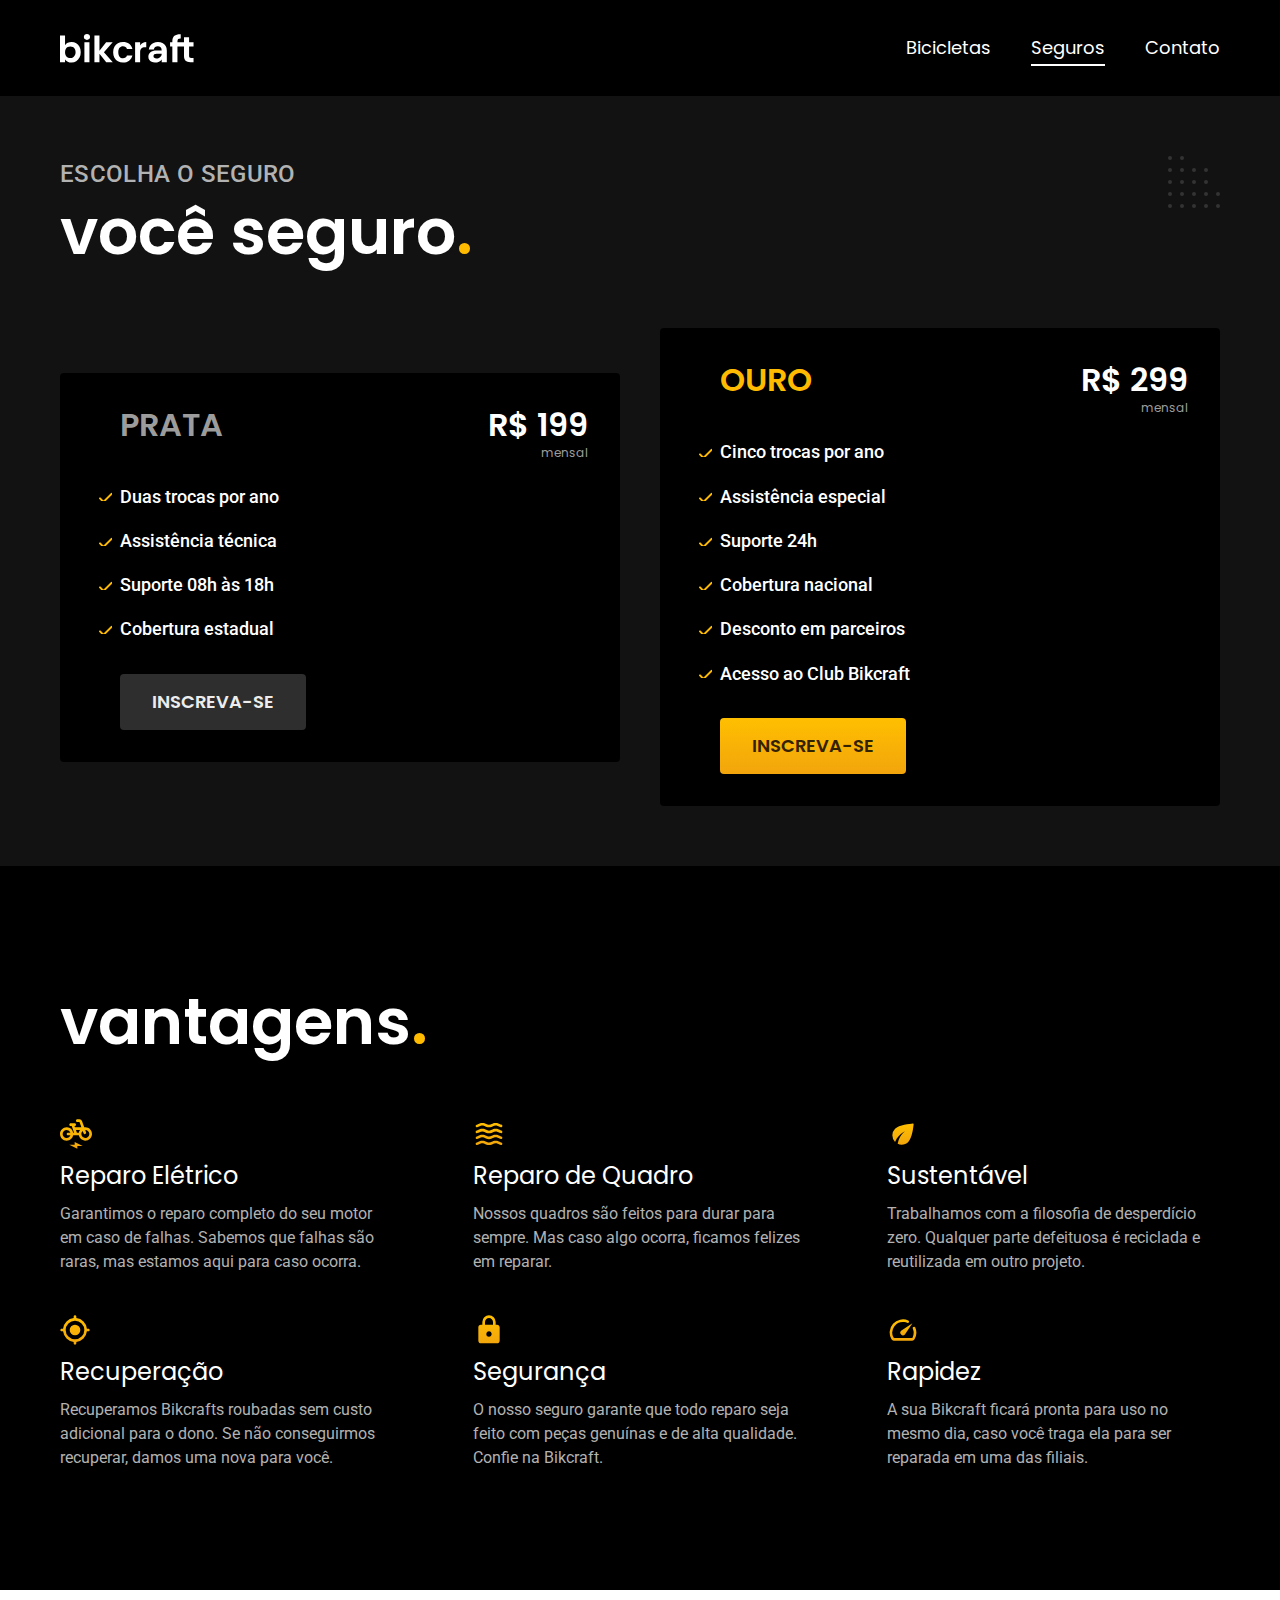
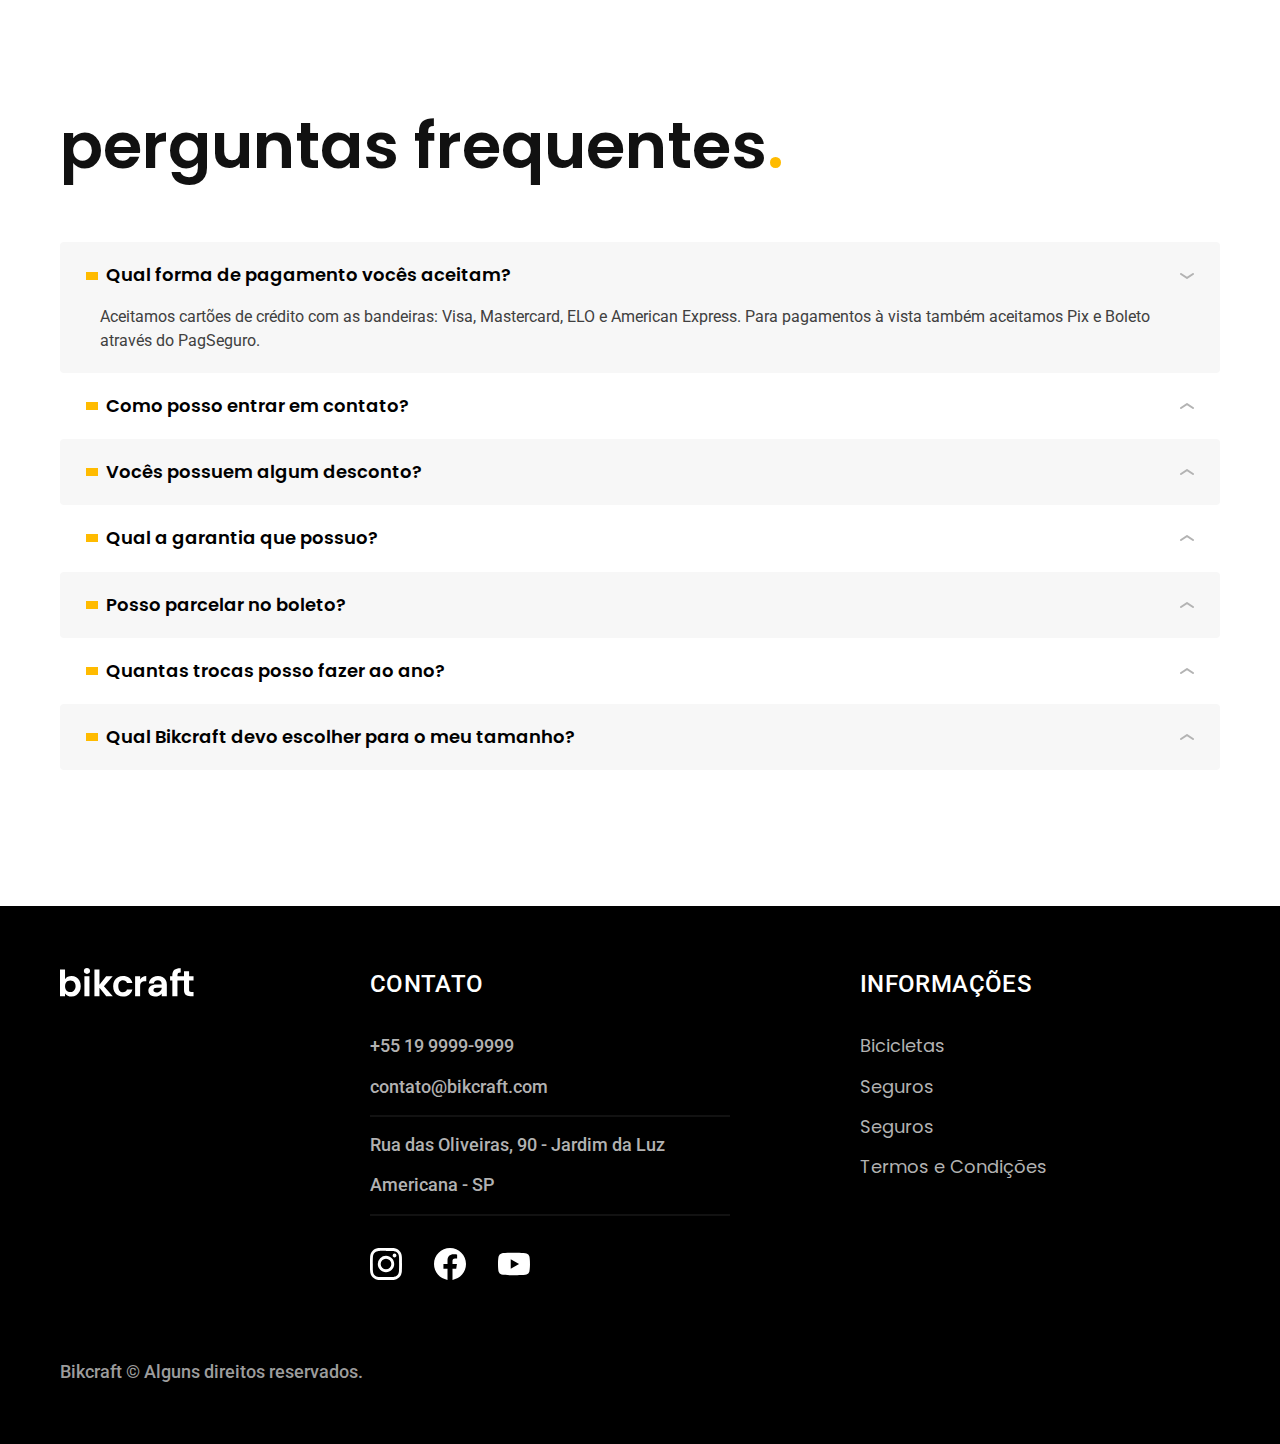
<file: seguros.html>
<!DOCTYPE html>

<html lang="pt-br">

<head>
  <meta charset="UTF-8">
  <meta name="viewport" content="width=device-width, initial-scale=1.0">

  <title>Termos e Condições | Bikcraft</title>
  <meta name="description" content="Termos e condições.">

   <link rel="icon" href="./img/favicon.svg" type="image/svg+xml">
  <link rel="preload" href="./css/style.min.css" as="style">
  <link rel="stylesheet" href="./css/style.min.css">

  <link rel="preconnect" href="https://fonts.googleapis.com">
  <link rel="preconnect" href="https://fonts.gstatic.com" crossorigin>
  <link rel="preconnect" href="https://fonts.googleapis.com">
  <link rel="preconnect" href="https://fonts.gstatic.com" crossorigin>
  <link href="https://fonts.googleapis.com/css2?family=Merriweather:ital,wght@1,900&family=Poppins:wght@400;600&family=Roboto:wght@400;500&display=swap" rel="stylesheet">
  <script>
    document.documentElement.classList.add('js');
  </script>
</head>

<body id="seguros">
 <header class="header-bg">
  <div class="header container">
    <a href="./"><img src="./img/bikcraft 1.svg" alt="Bikcraft"></a>
    
    <nav aria-label="primaria">
      <ul class="header-menu font-1-m cor-0">
        <li><a href="./bicicletas.html">Bicicletas</a></li>
        <li><a href="./seguros.html">Seguros</a></li>
        <li><a href="./contato.html">Contato</a></li>
    </ul>
      </nav>
  </div>
 </header>

 <main class="seguros-bg">
  <div class="titulo-bg">
    <div class="titulo container">
      <p class="font-2-l-b cor-5">Escolha o seguro</p>
      <h1 class="font-1-xxl cor-0">você seguro<span class="cor-p1">.</span></h1>
    </div>
  </div>

    <div class="seguros container">
      <div class="seguros-item fadeInLeft" data-anime="200">
        <h3 class="font-1-xl cor-6">PRATA</h3>
        <span class="font-1-xl cor-0">R$ 199 <span class="font-1-xs cor-6">mensal</span></span>
        <ul class="font-2-m cor-0">
          <li>Duas trocas por ano</li>
          <li>Assistência técnica</li>
          <li>Suporte 08h às 18h</li>
          <li>Cobertura estadual</li>
        </ul>
        <a class="botao secundario" href="./orcamento.html?tipo=seguro&produto=prata">Inscreva-se</a>
      </div>

      <div class="seguros-item fadeInRight" data-anime="400">
        <h3 class="font-1-xl cor-p1">OURO</h3>
        <span class="font-1-xl cor-0">R$ 299 <span class="font-1-xs cor-6">mensal</span></span>
        <ul class="font-2-m cor-0">
          <li>Cinco trocas por ano</li>
          <li>Assistência especial</li>
          <li>Suporte 24h</li>
          <li>Cobertura nacional</li>
          <li>Desconto em parceiros</li>
          <li>Acesso ao Club Bikcraft</li>
        </ul>
        <a class="botao" href="./orcamento.html?tipo=seguro&produto=ouro">Inscreva-se</a>
      </div>
    </div>
  

 </main>

  <article class="vantagens-bg">
    <div class="vantagens container">
      <h2 class="font-1-xxl cor-0">vantagens<span class="cor-p1">.</span></h2>
      <ul>
        <li>
          <img src="./img/icones/eletrica.svg" alt="">
          <h3 class="font-1-l cor-0">Reparo Elétrico</h3>
          <p class="font-2-s cor-5">Garantimos o reparo completo do seu motor em caso de falhas. Sabemos que falhas são raras, mas estamos aqui para caso ocorra.</p>
        </li>
        <li>
          <img src="./img/icones/carbono.svg" alt="">
          <h3 class="font-1-l cor-0">Reparo de Quadro</h3>
          <p class="font-2-s cor-5">Nossos quadros são feitos para durar para sempre. Mas caso algo ocorra, ficamos felizes em reparar.</p>
        </li>
        <li>
          <img src="./img/icones/sustentavel.svg" alt="">
          <h3 class="font-1-l cor-0">Sustentável</h3>
          <p class="font-2-s cor-5">Trabalhamos com a filosofia de desperdício zero. Qualquer parte defeituosa é reciclada e reutilizada em outro projeto.</p>
        </li>
        <li>
          <img src="./img/icones/rastreador.svg" alt="">
          <h3 class="font-1-l cor-0">Recuperação</h3>
          <p class="font-2-s cor-5">Recuperamos Bikcrafts roubadas sem custo adicional para o dono. Se não conseguirmos recuperar, damos uma nova para você.</p>
        </li>
        <li>
          <img src="./img/icones/seguro.svg" alt="">
          <h3 class="font-1-l cor-0">Segurança</h3>
          <p class="font-2-s cor-5">O nosso seguro garante que todo reparo seja feito com peças genuínas e de alta qualidade. Confie na Bikcraft.</p>
        </li>
        <li>
          <img src="./img/icones/velocidade.svg" alt="">
          <h3 class="font-1-l cor-0">Rapidez</h3>
          <p class="font-2-s cor-5">A sua Bikcraft ficará pronta para uso no mesmo dia, caso você traga ela para ser reparada em uma das filiais.</p>
        </li>
      </ul>
    </div>
  </article>

  <article class="perguntas container">
    <h2 class="font-1-xxl">perguntas frequentes<span class="cor-p1">.</span></h2>

    <dl>
      <div>
        <dt><button class="font-1-m-b" aria-controls="pergunta1" aria-expanded="true">Qual forma de pagamento vocês aceitam?</button></dt>
        <dd id="pergunta1" class="font-2-s cor-9 ativa">Aceitamos cartões de crédito com as bandeiras: Visa, Mastercard, ELO e American Express. Para pagamentos à vista também aceitamos  Pix e Boleto  através do PagSeguro.</dd>
    </div>
    <div>
      <dt><button class="font-1-m-b" aria-controls="pergunta2" aria-expanded="false">Como posso entrar em contato?</button></dt>
      <dd id="pergunta2" class="font-2-s cor-9">Aceitamos cartões de crédito com as bandeiras: Visa, Mastercard, ELO e American Express. Para pagamentos à vista também aceitamos  Pix e Boleto  através do PagSeguro.</dd>
  </div>
  <div>
    <dt><button class="font-1-m-b" aria-controls="pergunta3" aria-expanded="false">Vocês possuem algum desconto?</button></dt>
    <dd id="pergunta3" class="font-2-s cor-9">Aceitamos cartões de crédito com as bandeiras: Visa, Mastercard, ELO e American Express. Para pagamentos à vista também aceitamos  Pix e Boleto  através do PagSeguro.</dd>
  </div>
  <div>
    <dt><button class="font-1-m-b" aria-controls="pergunta4" aria-expanded="false">Qual a garantia que possuo?</button></dt>
    <dd id="pergunta4" class="font-2-s cor-9">Aceitamos cartões de crédito com as bandeiras: Visa, Mastercard, ELO e American Express. Para pagamentos à vista também aceitamos  Pix e Boleto  através do PagSeguro.</dd>
</div>
<div>
  <dt><button class="font-1-m-b" aria-controls="pergunta5" aria-expanded="false">Posso parcelar no boleto?</button></dt>
  <dd id="pergunta5" class="font-2-s cor-9">Aceitamos cartões de crédito com as bandeiras: Visa, Mastercard, ELO e American Express. Para pagamentos à vista também aceitamos  Pix e Boleto  através do PagSeguro.</dd>
</div>
<div>
  <dt><button class="font-1-m-b" aria-controls="pergunta6" aria-expanded="false">Quantas trocas posso fazer ao ano?</button></dt>
  <dd id="pergunta6" class="font-2-s cor-9">Aceitamos cartões de crédito com as bandeiras: Visa, Mastercard, ELO e American Express. Para pagamentos à vista também aceitamos  Pix e Boleto  através do PagSeguro.</dd>
</div>
<div>
  <dt><button class="font-1-m-b" aria-controls="pergunta7" aria-expanded="false">Qual Bikcraft devo escolher para o meu tamanho?</button></dt>
  <dd id="pergunta7" class="font-2-s cor-9">Aceitamos cartões de crédito com as bandeiras: Visa, Mastercard, ELO e American Express. Para pagamentos à vista também aceitamos  Pix e Boleto  através do PagSeguro.</dd>
</div>
    </dl>
  </article>

 <footer class="footer-bg">
    <div class="footer container">
      <img src="./img/bikcraft 1.svg" alt="Bikcraft">
      <div class="footer-contato">
        <h3 class="font-2-l-b cor-0">Contato</h3>
        <ul class="font-2-m cor-5">
          <li><a href="tel:+551999999999">+55 19 9999-9999</a></li>
          <li><a href="mailto:contato@bikcraft.com">contato@bikcraft.com</a></li>
          <li>Rua das Oliveiras, 90 - Jardim da Luz</li>
          <li>Americana - SP</li>
        </ul>
        <div class="footer-redes">
          <a href="">
            <img src="./img/redes/instagram.svg" alt="Instagram">
          </a>
          <a href="">
            <img src="./img/redes/facebook.svg" alt="Facebook">
          </a>
          <a href="">
            <img src="./img/redes/youtube.svg" alt="Youtube">
          </a>

        </div>

      </div>
      <div class="footer-informacoes">
        <h3 class="font-2-l-b cor-0">Informações</h3>
        <nav>
          <ul class="font-1-m cor-5">
            <li><a href="./bibicletas.html">Bicicletas</a></li>
            <li><a href="./seguros.html">Seguros</a></li>
            <li><a href="./contato.html">Seguros</a></li>
            <li><a href="./termos.html">Termos e Condições</a></li>
          </ul>
        </nav>
      </div>
      <p class="footer-copy font-2-m cor-6">Bikcraft © Alguns direitos reservados.</p>
    </div>

  </footer>
  <script src="./js/plugins/simple-anime.js"></script>
  <script src="./js/script.js"></script>
</body>
</html>
</file>
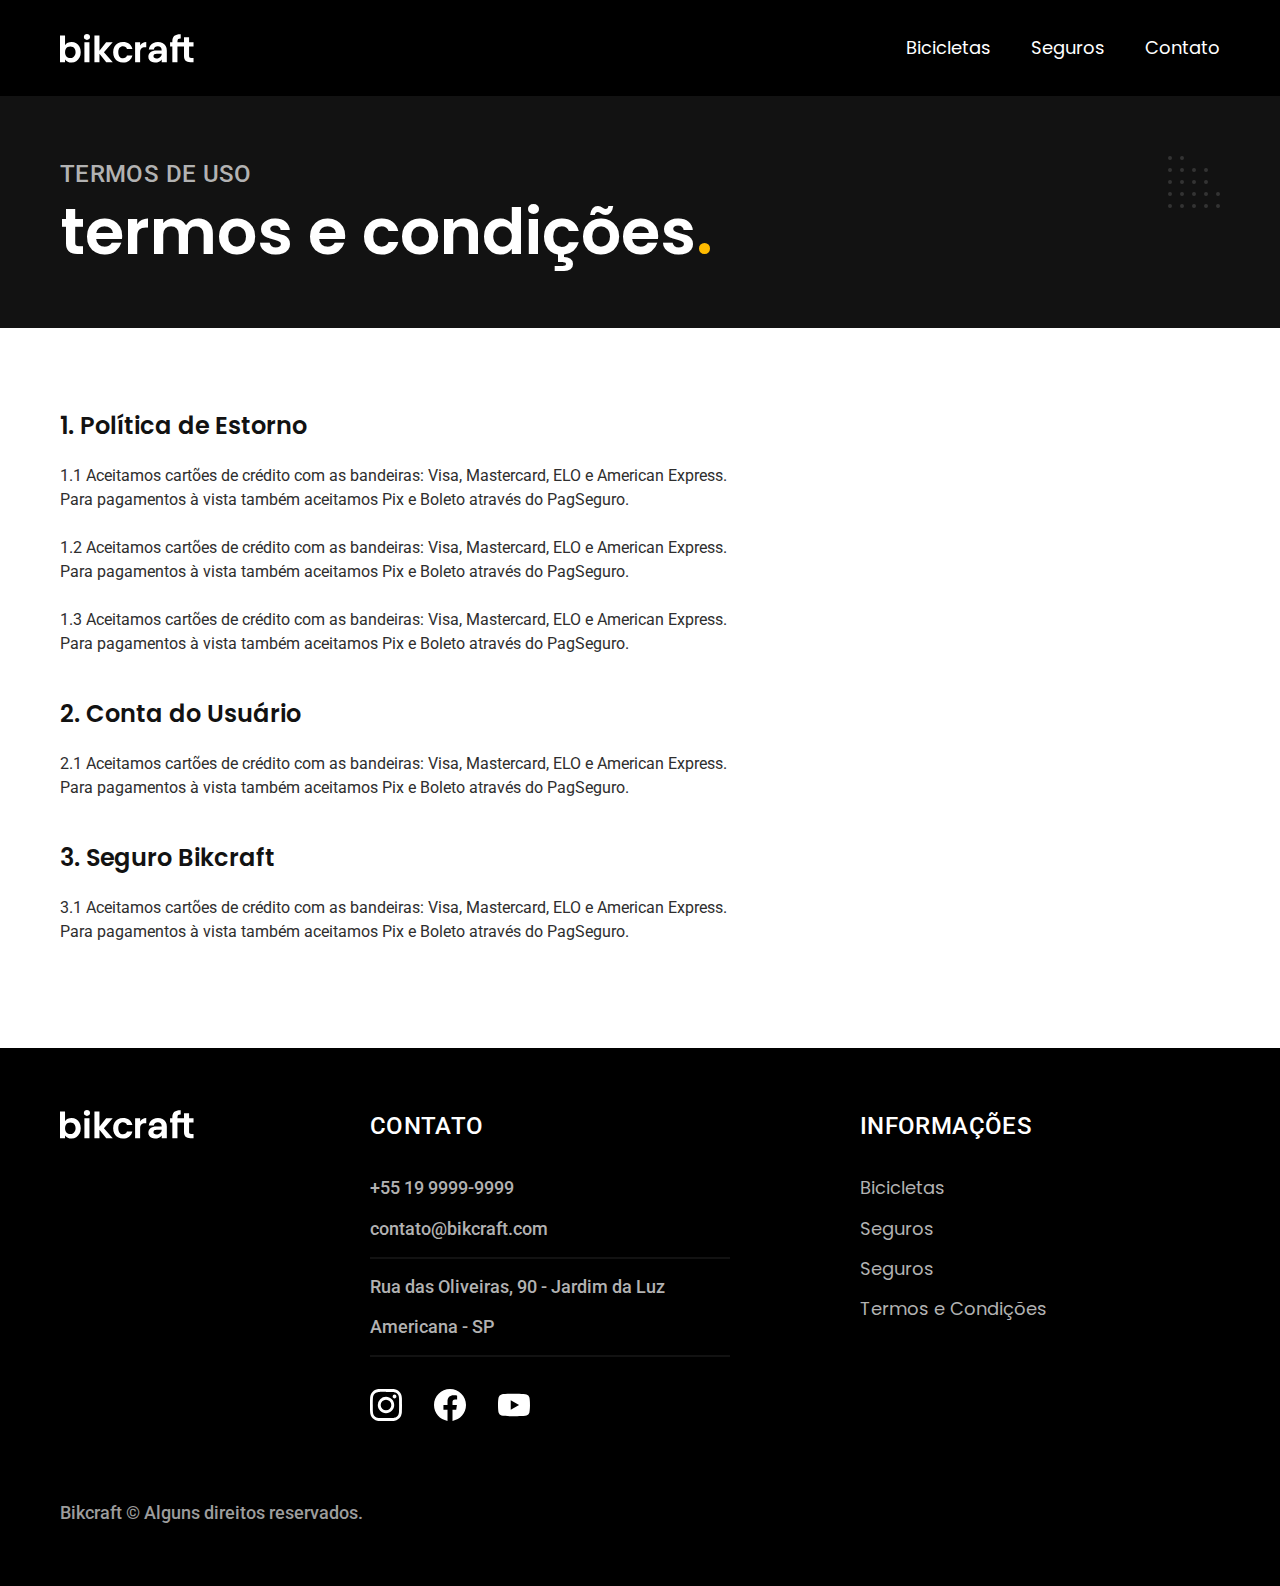
<file: termos.html>
<!DOCTYPE html>

<html lang="pt-br">

<head>
  <meta charset="UTF-8">
  <meta name="viewport" content="width=device-width, initial-scale=1.0">

  <title>Termos e Condições | Bikcraft</title>
  <meta name="description" content="Termos e condições.">

   <link rel="icon" href="./img/favicon.svg" type="image/svg+xml">
  <link rel="preload" href="./css/style.min.css" as="style">
  <link rel="stylesheet" href="./css/style.min.css">

  <link rel="preconnect" href="https://fonts.googleapis.com">
  <link rel="preconnect" href="https://fonts.gstatic.com" crossorigin>
  <link rel="preconnect" href="https://fonts.googleapis.com">
  <link rel="preconnect" href="https://fonts.gstatic.com" crossorigin>
  <link href="https://fonts.googleapis.com/css2?family=Merriweather:ital,wght@1,900&family=Poppins:wght@400;600&family=Roboto:wght@400;500&display=swap" rel="stylesheet">
  <script>
    document.documentElement.classList.add('js');
  </script>
</head>

<body id="termos">
 <header class="header-bg">
  <div class="header container">
    <a href="./"><img src="./img/bikcraft 1.svg" alt="Bikcraft"></a>
    
    <nav aria-label="primaria">
      <ul class="header-menu font-1-m cor-0">
        <li><a href="./bicicletas.html">Bicicletas</a></li>
        <li><a href="./seguros.html">Seguros</a></li>
        <li><a href="./contato.html">Contato</a></li>
    </ul>
      </nav>
  </div>
 </header>

 <main>
  <div class="titulo-bg">
    <div class="titulo container">
      <p class="font-2-l-b cor-5">Termos de uso</p>
      <h1 class="font-1-xxl cor-0">termos e condições<span class="cor-p1">.</span></h1>
    </div>
  </div>

  <div class="termos font-2-s cor-10 container">
    <h2 class="font-1-l cor-11">1. Política de Estorno</h2>
    <p>1.1 Aceitamos cartões de crédito com as bandeiras: Visa, Mastercard, ELO e American Express. Para pagamentos à vista também aceitamos  Pix e Boleto  através do PagSeguro.</p>
    <p>1.2 Aceitamos cartões de crédito com as bandeiras: Visa, Mastercard, ELO e American Express. Para pagamentos à vista também aceitamos  Pix e Boleto  através do PagSeguro.</p>
    <p>1.3 Aceitamos cartões de crédito com as bandeiras: Visa, Mastercard, ELO e American Express. Para pagamentos à vista também aceitamos  Pix e Boleto  através do PagSeguro.</p>
    <h2 class="font-1-l cor-11">2. Conta do Usuário</h2>
    <p>2.1 Aceitamos cartões de crédito com as bandeiras: Visa, Mastercard, ELO e American Express. Para pagamentos à vista também aceitamos  Pix e Boleto  através do PagSeguro.</p>
    <h2 class="font-1-l cor-11">3. Seguro Bikcraft</h2>
    <p>3.1 Aceitamos cartões de crédito com as bandeiras: Visa, Mastercard, ELO e American Express. Para pagamentos à vista também aceitamos  Pix e Boleto  através do PagSeguro.</p>
  </div>

 </main>

 <footer class="footer-bg">
    <div class="footer container">
      <img src="./img/bikcraft 1.svg" alt="Bikcraft">
      <div class="footer-contato">
        <h3 class="font-2-l-b cor-0">Contato</h3>
        <ul class="font-2-m cor-5">
          <li><a href="tel:+551999999999">+55 19 9999-9999</a></li>
          <li><a href="mailto:contato@bikcraft.com">contato@bikcraft.com</a></li>
          <li>Rua das Oliveiras, 90 - Jardim da Luz</li>
          <li>Americana - SP</li>
        </ul>
        <div class="footer-redes">
          <a href="">
            <img src="./img/redes/instagram.svg" alt="Instagram">
          </a>
          <a href="">
            <img src="./img/redes/facebook.svg" alt="Facebook">
          </a>
          <a href="">
            <img src="./img/redes/youtube.svg" alt="Youtube">
          </a>

        </div>

      </div>
      <div class="footer-informacoes">
        <h3 class="font-2-l-b cor-0">Informações</h3>
        <nav>
          <ul class="font-1-m cor-5">
            <li><a href="./bibicletas.html">Bicicletas</a></li>
            <li><a href="./seguros.html">Seguros</a></li>
            <li><a href="./contato.html">Seguros</a></li>
            <li><a href="./termos.html">Termos e Condições</a></li>
          </ul>
        </nav>
      </div>
      <p class="footer-copy font-2-m cor-6">Bikcraft © Alguns direitos reservados.</p>
    </div>

  </footer>
<script src="./js/script.js"></script>
</body>
</html>
</file>
<file: css/style.min.css>
body{margin:0;font-family:Arial,Helvetica,sans-serif;color:#111}blockquote,dd,h1,h2,h3,h4,p,ul{margin:0}ul{margin:0;padding:0;list-style:none}a{text-decoration:none;color:inherit}img{max-width:100%;height:auto;display:block}img[src$=".jpg"]{border-radius:4px}.font-1-xs{font:400 0.75rem/1.35 Poppins,sans-serif}.font-2-xs{font:400 0.875rem/1.43 Roboto,sans-serif}.font-1-s{font:400 1rem/1.5 Poppins,sans-serif}.font-2-s{font:400 1rem/1.5 Roboto,sans-serif}.font-1-m,.font-1-m-b{font:400 1.125rem/1.35 Poppins,sans-serif}.font-1-m-b{font-weight:600}.font-2-m{font:500 1.125rem/1.35 Roboto,sans-serif}.font-1-l{font:400 1.5rem/1.5 Poppins,sans-serif}.font-2-l,.font-2-l-b{font:400 1.5rem/1.5 Roboto,sans-serif}.font-2-l-b{font-weight:500;letter-spacing:.015em;text-transform:uppercase}.font-1-xl{font:600 2rem/1.25 Poppins,sans-serif}.font-2-xl{font:500 2rem/1.25 Roboto,sans-serif}.font-1-xxl{font:600 4rem/1.125 Poppins,sans-serif}@media (max-width:1200px){.font-1-xxl{font-size:3rem}.font-2-l,.font-2-l-b{font-size:1.125rem}}@media (max-width:800px){.font-1-xxl{font-size:2rem}.font-1-xl,.font-2-xl{font-size:1.5rem}}:root{--cor-0:#ffffff;--cor-1:#f7f7f7;--cor-2:#ededed;--cor-3:#dedede;--cor-4:#cccccc;--cor-5:#b2b2b2;--cor-6:#9c9c9c;--cor-7:#707070;--cor-8:#595959;--cor-9:#404040;--cor-10:#2E2E2E;--cor-11:#121212;--cor-12:#000000;--cor-p1:#ffbb00;--cor-p2:#e5a40b;--cor-p3:#a66e00;--cor-p4:#664400;--cor-p5:#332200}.cor-0{color:var(--cor-0)}.cor-1{color:var(--cor-1)}.cor-2{color:var(--cor-2)}.cor-3{color:var(--cor-3)}.cor-4{color:var(--cor-4)}.cor-5{color:var(--cor-5)}.cor-6{color:var(--cor-6)}.cor-7{color:var(--cor-7)}.cor-8{color:var(--cor-8)}.cor-9{color:var(--cor-9)}.cor-10{color:var(--cor-10)}.cor-11{color:var(--cor-11)}.cor-12{color:var(--cor-12)}.cor-p1{color:var(--cor-p1)}.cor-p2{color:var(--cor-p2)}.cor-p3{color:var(--cor-p3)}.cor-p4{color:var(--cor-p4)}.cor-p5{color:var(--cor-p5)}.header-bg{background-color:var(--cor-12)}.header{display:flex;flex-wrap:wrap;gap:20px;justify-content:space-between;align-items:center;padding-top:20px;padding-bottom:20px}.header-menu{display:flex;flex-wrap:wrap;gap:40px}.header-menu a{display:inline-block;padding:16px 0;position:relative}.header-menu a:after{content:"";display:block;height:2px;width:0;background:var(--cor-0);margin-top:4px;transition:.3s;position:absolute}.header-menu a.ativo::after,.header-menu a:hover::after{width:100%}@media (max-width:800px){.header-menu{gap:20px}.header-menu a{background:var(--cor-11);padding:12px 16px;border-radius:4px}.header-menu a:hover{background:var(--cor-10)}.header a:after{display:none}}@media (max-width:600px){.header-menu{gap:12px}.header-menu a{padding:8px 12px;font-size:14px}}.footer-bg{background-color:var(--cor-12)}.footer{display:grid;grid-template-columns:3fr 5fr 4fr;gap:40px;padding-top:60px;padding-bottom:60px}.footer h3{margin-bottom:32px}.footer-contato ul{margin-bottom:32px}.footer-contato li:nth-child(2n):after{content:"";display:block;max-width:360px;height:2px;background:var(--cor-11);margin-top:16px}.footer li{margin-bottom:16px}.footer-redes{display:flex;gap:32px}.footer a:hover{color:var(--cor-0)}.footer-copy{grid-column:1/-1;margin-top:40px}@media (max-width:800px){.footer>img{display:none}.footer{grid-template-columns:1fr 1fr}}@media (max-width:600px){.footer{grid-template-columns:1fr;gap:60px}.footer-copy{margin-top:0}}.introducao-bg{background:var(--cor-12) url('../img/dec/bottom-left.svg') no-repeat bottom 160px left 20px;box-shadow:inset 0 -120px var(--cor-0)}.introducao{display:grid;grid-template-columns:1fr 1fr;gap:0 40px}.introducao-conteudo{align-self:end;padding-bottom:200px}.introducao img{width:100%;height:100%;object-fit:cover;border-radius:4px}.introducao h1{margin-bottom:32px}.introducao p{margin-bottom:20px}@media (max-width:800px){.introducao-bg{background:var(--cor-11);padding-top:40px;box-shadow:inset 0 -60px #fff}.introducao{grid-template-columns:1fr;gap:32px}.introducao-conteudo{padding-bottom:0}.introducao h1{margin-bottom:16px}.introducao img{height:300px;width:100%}}.tecnologia-bg{background-color:var(--cor-11);box-shadow:inset 0 80px var(--cor-0),inset 0 -80px var(--cor-0)}.tecnologia{display:grid;grid-template-columns:1fr 1fr;gap:40px}.tecnologia-imagem img{width:100%;height:100%;object-fit:cover;object-position:left}.tecnologia-conteudo{padding-top:160px;padding-bottom:160px}.tecnologia-conteudo>span{display:block;margin-bottom:20px}.tecnologia-conteudo h2{margin-bottom:32px}.tecnologia-conteudo>p{margin-bottom:32px}.tecnologia a{margin-bottom:80px}.tecnologia-vantagens{display:flex;gap:40px}.tecnologia-vantagens h3{margin-bottom:8px;width:max-content}.tecnologia-vantagens img{width:24px;margin-bottom:8px}@media (max-width:800px){.tecnologia-bg{box-shadow:initial}.tecnologia{grid-template-columns:1fr}.tecnologia-conteudo{padding-top:60px;padding-bottom:60px}.tecnologia-imagem{display:none}.tecnologia a{margin-bottom:60px}}@media (max-width:600px){.tecnologia-vantagens{flex-direction:column}}.parceiros{padding-top:60px;padding-bottom:120px}.parceiros h2{margin-bottom:60px}.parceiros ul{padding:0 20px;max-width:1400px;display:grid;grid-template-columns:repeat(4,1fr);margin:0 auto}.parceiros li{display:flex;padding:32px;border-left:2px solid var(--cor-2)}.parceiros img{margin:auto}.parceiros li:first-child,.parceiros li:nth-child(5){border-left:none}.parceiros li:nth-child(n+5){border-top:2px solid var(--cor-2)}@media (max-width:800px){.parceiros{padding-bottom:60px}.parceiros li{display:flex;padding:20px}.parceiros h2{margin-bottom:20px}.parceiros ul{grid-template-columns:repeat(2,1fr)}.parceiros li:nth-child(n+3){border-top:2px solid var(--cor-2)}.parceiros li:nth-child(odd){border-left:none}}.depoimento{display:grid;grid-template-columns:1fr 1fr;background-color:var(--cor-p1);overflow:hidden}.depoimento img{width:100%;height:100%;object-fit:cover;border-radius:0}.depoimento-conteudo{padding:40px 40px 80px 80px;align-self:end;background:url('../img/dec/bottom-right-p.svg') no-repeat bottom 40px right 40px}.depoimento-conteudo p{max-width:32ch;font-family:Merriweather serif;font-style:italic;font-weight:900;margin-bottom:32px;position:relative}.depoimento p::after,.depoimento p::before{font-size:5rem;color:var(--cor-p2);position:absolute}.depoimento p::before{content:"“";left:-50px;top:-20px}.depoimento p::after{content:"”"}@media (min-width:1200px){.depoimento img{max-height:520px}}@media (max-width:800px){.depoimento{grid-template-columns:1fr;text-align:center}.depoimento img{max-height:200px}.depoimento-conteudo{padding:40px 20px;justify-self:center}}.container{box-sizing:border-box;max-width:1200px;padding-left:20px;padding-right:20px;margin-left:auto;margin-right:auto}.botao{display:inline-block;padding:16px 32px;background:linear-gradient(#ffbf00,#f2a50c);border-radius:4px;box-shadow:0 1px 2px 0 rgba(0,0,0,.1);text-transform:uppercase;color:var(--cor-p5);font:600 1.125rem/1.35 Poppins,sans-serif;max-width:max-content;border:none;cursor:pointer}.botao :hover{background:linear-gradient(#ffb60d,#e59317)}.botao.secundario{background:var(--cor-10);color:var(--cor-2)}.botao.secundario:hover{background:var(--cor-9)}.botao.seta{display:flex;align-items:center}.botao.seta::after{content:"";display:inline-block;width:15px;height:10px;margin-left:12px;background:url(../img/icones/seta.svg);transition:transform .2s}.botao.seta:hover::after{transform:translateX(4px)}@media (max-width:600px){.botao{padding:12px 16px;font-size:1rem}}.link{display:inline-block;color:var(--cor-p1);font:500 1.5rem/1.5 Poppins,sans-serif;text-transform:uppercase}.link::after{content:"";display:block;width:100%;height:4px;background-color:currentColor}.link:hover{color:var(--cor-0)}.titulo-bg{padding-top:60px;padding-bottom:60px;background-color:var(--cor-11)}.titulo{background:url('../img/dec/top-right.svg') no-repeat top right 20px}.titulo p{margin-bottom:4px}@media (max-width:800px){.titulo-bg{padding-top:40px;padding-bottom:40px}.titulo p{font-size:1rem;text-transform:lowercase;font-weight:400}}.bicicletas-lista{padding-top:60px;padding-bottom:120px}.bicicletas-lista h2{margin-bottom:40px}.bicicletas-lista ul{display:flex;gap:40px;padding:0 20px 20px 20px;max-width:1400px;margin-left:auto;margin-right:auto;overflow-x:auto}#bicicleta .bicicletas-lista ul{padding:0 0 20px 0}.bicicletas-lista li{flex:1;min-width:280px}.bicicletas-lista a{display:block}.bicicletas-lista img{margin-bottom:16px}.bicicletas-lista h3{margin-bottom:8px;display:flex;align-items:center}.bicicletas-lista h3::before{content:"";display:inline-block;height:8px;width:12px;margin-right:8px;background-color:var(--cor-p1);transition:width .2s}.bicicletas-lista a:hover h3::before{width:24px}.bicicletas-lista li span{padding-left:20px}@media (max-width:800px){.bicicletas-lista{padding-bottom:60px}.bicicletas-lista ul{gap:20px}}.bicicletas-bg{background-image:linear-gradient(to right,var(--cor-0) 30%,var(--cor-11) 0)}.bicicletas{display:grid;grid-template-columns:1fr 1fr;gap:40px;padding-top:60px;padding-bottom:60px;background:url('../img/dec/bottom-right.svg') no-repeat top 40px right 20px}.bicicletas-imagem{display:grid}.bicicletas-imagem img{grid-area:1/1}.bicicletas-imagem span{grid-area:1/1;place-self:start end;margin-top:20px;background:var(--cor-12);display:inline-block;padding:8px 16px 8px 8px;border-radius:4px 0 0 5px}.bicicletas-conteudo{display:grid;grid-template-columns:1fr auto;align-content:start}.bicicletas h2,.bicicletas p{grid-column:1/-1}.bicicletas h2{margin-bottom:20px}.bicicletas h2::before{content:"";display:block;width:12px;height:8px;background-color:var(--cor-p1);margin-bottom:8px}.bicicletas p{margin-bottom:32px}.bicicletas a{place-self:end}.bicicletas li{display:flex;align-items:center}.bicicletas ul{display:grid;gap:16px}.bicicletas-conteudo img{width:24px;margin-right:8px}@media (max-width:800px){.bicicletas-bg{background-color:var(--cor-11)}.bicicletas{grid-template-columns:1fr;gap:20px;padding-top:40px;padding-bottom:40px}}@media (max-width:600px){.bicicletas-conteudo{grid-template-columns:1fr}.bicicletas ul{font-size:1rem;grid-template-columns:1fr 1fr;margin-bottom:32px}.bicicletas a{place-self:start}}.seguros-bg{background:var(--cor-11)}.seguros{padding-top:60px;padding-bottom:60px;display:grid;grid-template-columns:1fr 1fr;gap:40px;align-items:center}#seguros .seguros{padding-top:0}.seguros h2{grid-column:1/-1}.seguros-item{background-color:var(--cor-12);padding:32px 32px 32px 60px;display:grid;grid-template-columns:1fr auto;border-radius:4px}.seguros-item h3{margin-bottom:40px}.seguros-item span{grid-column:2;display:block;text-align:right}.seguros-item ul{grid-column:1/-1;margin-bottom:32px}.seguros-item li{display:flex;align-items:center;position:relative}.seguros-item li+li{margin-top:20px}.seguros-item li::before{content:"";display:inline-block;width:13px;height:9px;background-image:url(../img/icones/lista.svg);position:absolute;left:-21px}.seguros-item a{grid-column:1/-1}@media (max-width:800px){.seguros{grid-template-columns:1fr}}.vantagens-bg{background-color:var(--cor-12)}.vantagens{padding-top:120px;padding-bottom:120px}.vantagens h2{margin-bottom:60px}.vantagens ul{display:grid;grid-template-columns:repeat(auto-fit,minmax(280px,max-content));gap:40px 80px}.vantagens h3,.vantagens img{margin-bottom:8px}@media (max-width:800px){.vantagens{padding:60px;padding-bottom:60px}.vantagens h2{margin-bottom:40px}.vantagens ul{gap:20px}}.perguntas{padding-top:120px;padding-bottom:120px}.perguntas h2{margin-bottom:60px}.perguntas dl>div{padding:20px;border-radius:4px}.perguntas dl>div:nth-child(odd){background-color:var(--cor-1)}.perguntas button{display:grid;grid-template-columns:auto 1fr auto;align-items:center;gap:8px;cursor:pointer;border:none;background:0 0;width:100%;text-align:left}.perguntas button::before{content:"";display:inline-block;width:12px;height:8px;background-color:var(--cor-p1)}.perguntas button::after{content:"";display:inline-block;width:14px;height:6px;background:url('../img/icones/seta-abrir.svg');transition:.3s}.perguntas button:hover::after,.perguntas button[aria-expanded=true]::after{transform:rotate(180deg)}.js .perguntas dd{display:none}.js .perguntas dd.ativa{display:block}.perguntas dd{padding-left:20px;padding-top:16px;max-width:180ch}@media (max-width:800px){.perguntas{padding-top:60px;padding-bottom:60px}.perguntas h2{margin-bottom:40px}}.termos{padding-top:80px;padding-bottom:80px}.termos h2{font-weight:600;margin-bottom:20px}.termos p+h2{margin-top:40px}.termos p{max-width:75ch;margin-bottom:24px}.bicicleta{display:grid;grid-template-columns:1fr 1fr;align-items:start;gap:40px;padding-top:60px;padding-bottom:60px}#bicicleta .titulo p{text-transform:uppercase}.bicicleta-imagens{display:flex;flex-wrap:wrap;gap:20px}.bicicleta-imagens img{flex:1;min-width:200px}.bicicleta-imagens img:first-child{min-width:100%}.bicicleta-conteudo>p{margin-bottom:32px}.bicicleta-comprar{display:grid;grid-template-columns:max-content auto;align-items:center;justify-items:start;gap:8px 12px;margin-bottom:40px}.bicicleta-comprar a{grid-row:span 2}.bicicleta-comprar span{display:flex;align-items:center;background-color:var(--cor-12);gap:8px;padding:4px 8px;border-radius:4px}.bicicleta-conteudo h2{text-transform:uppercase;letter-spacing:.015em;margin-bottom:12px}.bicicleta-ficha,.bicicleta-informacoes{padding:32px;background-color:var(--cor-12);border-radius:4px}.bicicleta-informacoes{margin-bottom:40px;display:grid;grid-template-columns:1fr 1fr;gap:32px}.bicicleta-informacoes img{width:24px;margin-bottom:8px}.bicicleta-informacoes h3{margin-bottom:8px}.bicicleta-ficha li{padding:4px 0;display:flex;justify-content:space-between;border-bottom:1px solid var(--cor-11)}.bicicleta-ficha li:last-child{border-bottom:none}.bicicleta-ficha span{color:var(--cor-6)}@media (max-width:800px){.bicicleta{grid-template-columns:1fr;padding-top:40px;padding-bottom:40px}.bicicleta-imagens{grid-row:2}}@media (max-width:400px){.bicicleta-informacoes{grid-template-columns:1fr}.bicicleta-comprar{grid-template-columns:1fr}}.seguro-bg{background-color:var(--cor-11);box-shadow:inset 0 120px var(--cor-0),inset 0 -120px var(--cor-12)}.seguro{display:grid;grid-template-columns:1fr 1fr;gap:40px}.seguro-imagem img{width:100%;height:100%;object-fit:cover}.seguro-conteudo{padding-top:180px;padding-bottom:180px}.seguro h2{margin-bottom:32px}.seguro p{margin-bottom:20px}@media (max-width:800px){.seguro-bg{box-shadow:inset 0 -60px var(--cor-12)}.seguro{grid-template-columns:1fr}.seguro-conteudo{grid-row:1;padding-top:40px;padding-bottom:0}}#contato{background:var(--cor-1);background:linear-gradient(var(--cor-11) 600px,var(--cor-1) 0)}.contato{display:grid;grid-template-columns:5fr 7fr}.contato-dados,.contato-formulario{padding:60px;box-shadow:0 1px 2px rgba(0,0,0,.1)}.contato-dados{border-radius:5px 0 0 5px;background:var(--cor-12) url('../img/dec/bottom-left.svg') no-repeat bottom 20px left}.contato-formulario{border-radius:0 5px 5px 0;background:var(--cor-0) url('../img/dec/bottom-right.svg') no-repeat bottom 20px right}.contato-dados h2{margin-bottom:60px}.contato-endereco{margin-bottom:32px;padding-left:28px;background:url("../img/icones/local.svg") no-repeat 0 2px}.contato-endereco p{margin-bottom:8px}.contato-meios a{display:block;max-width:max-content;margin-bottom:8px;padding-left:28px}.contato-meio a:hover{color:var(--cor-0)}.contato-meios a:first-child{background:url("../img/icones/email.svg") no-repeat 0 2px}.contato-meios a:nth-child(2){margin-bottom:32px}.contato-meios a:nth-child(3){background:url("../img/icones/telefone.svg") no-repeat 0 2px;margin-bottom:60px}.contato-redes{display:flex;gap:32px;padding-left:28px}@media (max-width:800px){.contato{grid-template-columns:1fr}.contato-dados,.contato-formulario{padding:20px}.contato-dados{border-radius:5px 5px 0 0;background:var(--cor-12)}.contato-formulario{border-radius:0 0 5px 5px}.contato-dados h2,.contato-meios a:nth-child(3){margin-bottom:32px}.contato-redes{margin-bottom:12px}}.lojas{display:grid;grid-template-columns:1fr 1fr;gap:0 40px;padding-top:120px;padding-bottom:120px}.lojas h2{grid-column:1/-1;margin-bottom:60px}.lojas img{border-radius:4px 4px 0 0}.lojas-item{border-radius:4px;background:var(--cor-0);box-shadow:0 1px 2px rgba(0,0,0,.1)}.lojas-conteudo{display:grid;grid-template-columns:1fr 1fr;gap:32px 16px;padding:32px}.lojas-conteudo h3,.lojas-tempo{grid-column:1/-1}.lojas-dados{display:grid;gap:8px;border-left:2px solid var(--cor-2);padding-left:12px}.lojas-tempo{display:flex;align-items:center;gap:8px}@media (max-width:800px){.lojas{gap:20px;padding-top:60px;padding-bottom:60px}.lojas h2{margin-bottom:32px}.lojas-conteudo{grid-template-columns:1fr}}@media (max-width:600px){.lojas{grid-template-columns:1fr}}.form{display:grid;grid-template-columns:1fr 1fr;gap:20px}.form label{display:block;font:400 1rem/1.5 Poppins,sans-serif;margin-bottom:4px}.form .col-2{grid-column:span 2}.form input[type=email],.form input[type=text],.form textarea{font:400 1rem/1.5 Roboto,sans-serif;background:var(--cor-1);border:1px solid var(--cor-2);padding:12px;border-radius:4px;width:100%;box-sizing:border-box}.form input[type=email]:focus,.form input[type=text]:focus,.form textarea:focus{outline:0;border-color:var(--cor-p1);background:var(--cor-0);box-shadow:0 0 0 2px #fea}@media (max-width:600px){.form{grid-template-columns:1fr}.form .col-2{grid-column:1}}#orcamento{background:var(--cor-1);background:linear-gradient(var(--cor-11) 600px,var(--cor-1) 0)}.orcamento{display:grid;grid-template-columns:5fr 7fr;padding-bottom:120px}.orcamento h2{text-transform:uppercase;position:relative;display:flex;align-items:center}.orcamento h2::before{content:"";display:inline-block;width:4px;height:8px;background-color:var(--cor-p1);position:absolute;left:-12px}.orcamento-dados,.orcamento-produto{padding:60px;box-shadow:0 1px 2px rgba(0,0,0,.1)}.orcamento-produto{border-radius:5px 0 0 5px;background:var(--cor-12) url('../img/dec/bottom-left.svg') no-repeat bottom 20px left;display:grid;grid-template-columns:1fr 1fr;gap:20px;align-content:start}.orcamento-produto>*{grid-column:1/-1}.orcamento-produto>label{grid-column:initial}.orcamento-produto label{font:400 1rem/1.5 Poppins,sans-serif;color:var(--cor-4);background-color:var(--cor-10);padding:12px 16px;border-radius:4px;cursor:pointer;display:grid;grid-template-columns:auto 1fr auto;align-items:center;border:1px solid var(--cor-10)}.orcamento-produto label::before{content:"";display:inline-block;box-sizing:border-box;width:12px;height:12px;border:1px solid var(--cor-6);border-radius:50%;margin-right:8px}.orcamento-produto input:checked+label::before{border-color:var(--cor-7);box-shadow:inset 0 0 0 3px var(--cor-0),inset 0 0 0 6px var(--cor-7)}.orcamento-produto label:hover{background-color:var(--cor-9);border-color:var(--cor-9)}.orcamento-produto input:focus+label{box-shadow:0 0 0 2px var(--cor-p1);border-color:var(--cor-12)}.orcamento-produto label span{display:none}.orcamento-produto input:checked+label span{display:inline-block}.orcamento-produto input{opacity:0;position:absolute;pointer-events:none}.orcamento-produto input:checked+label{background:var(--cor-0);color:var(--cor-11)}.orcamento-dados{border-radius:0 5px 5px 0;background:var(--cor-0) url('../img/dec/bottom-right.svg') no-repeat bottom 20px right}.orcamento-conteudo{display:none}.orcamento-conteudo h2,.orcamento-dados h2:nth-last-of-type(n+2){margin-top:20px}#bikcraft:checked~#orcamento-bikcraft,#seguro:checked~#orcamento-seguro{display:grid;gap:20px}.orcamento-detalhes{display:none;background:var(--cor-0);padding:20px;grid-template-columns:1fr 1fr;border-radius:4px;align-items:center}.orcamento-detalhes li{display:flex;align-items:center;margin-bottom:8px}.orcamento-detalhes li img{width:16px;margin-right:8px}.orcamento-produto input:checked+label+.orcamento-detalhes{display:grid}@media (max-width:1200px){.orcamento-dados,.orcamento-produto{padding:32px}}@media (max-width:800px){.orcamento{grid-template-columns:1fr}.orcamento-produto{border-radius:5px 5px 0 0;background:var(--cor-12)}.orcamento-dados{border-radius:0 0 5px 5px}}@media (max-width:400px){.orcamento-produto{grid-template-columns:1fr}}.js .fadeInDown{transform:translate3d(0,-20px,0)}.js .fadeInUp{transform:translate3d(0,20px,0)}.js .fadeInRight{transform:translate3d(20px,0,0)}.js .fadeInLeft{transform:translate3d(-20px,0,0)}.js [data-anime]{opacity:0}.js .anime{opacity:1;transform:none;transition:transform .8s,opacity .8s}
</file>
